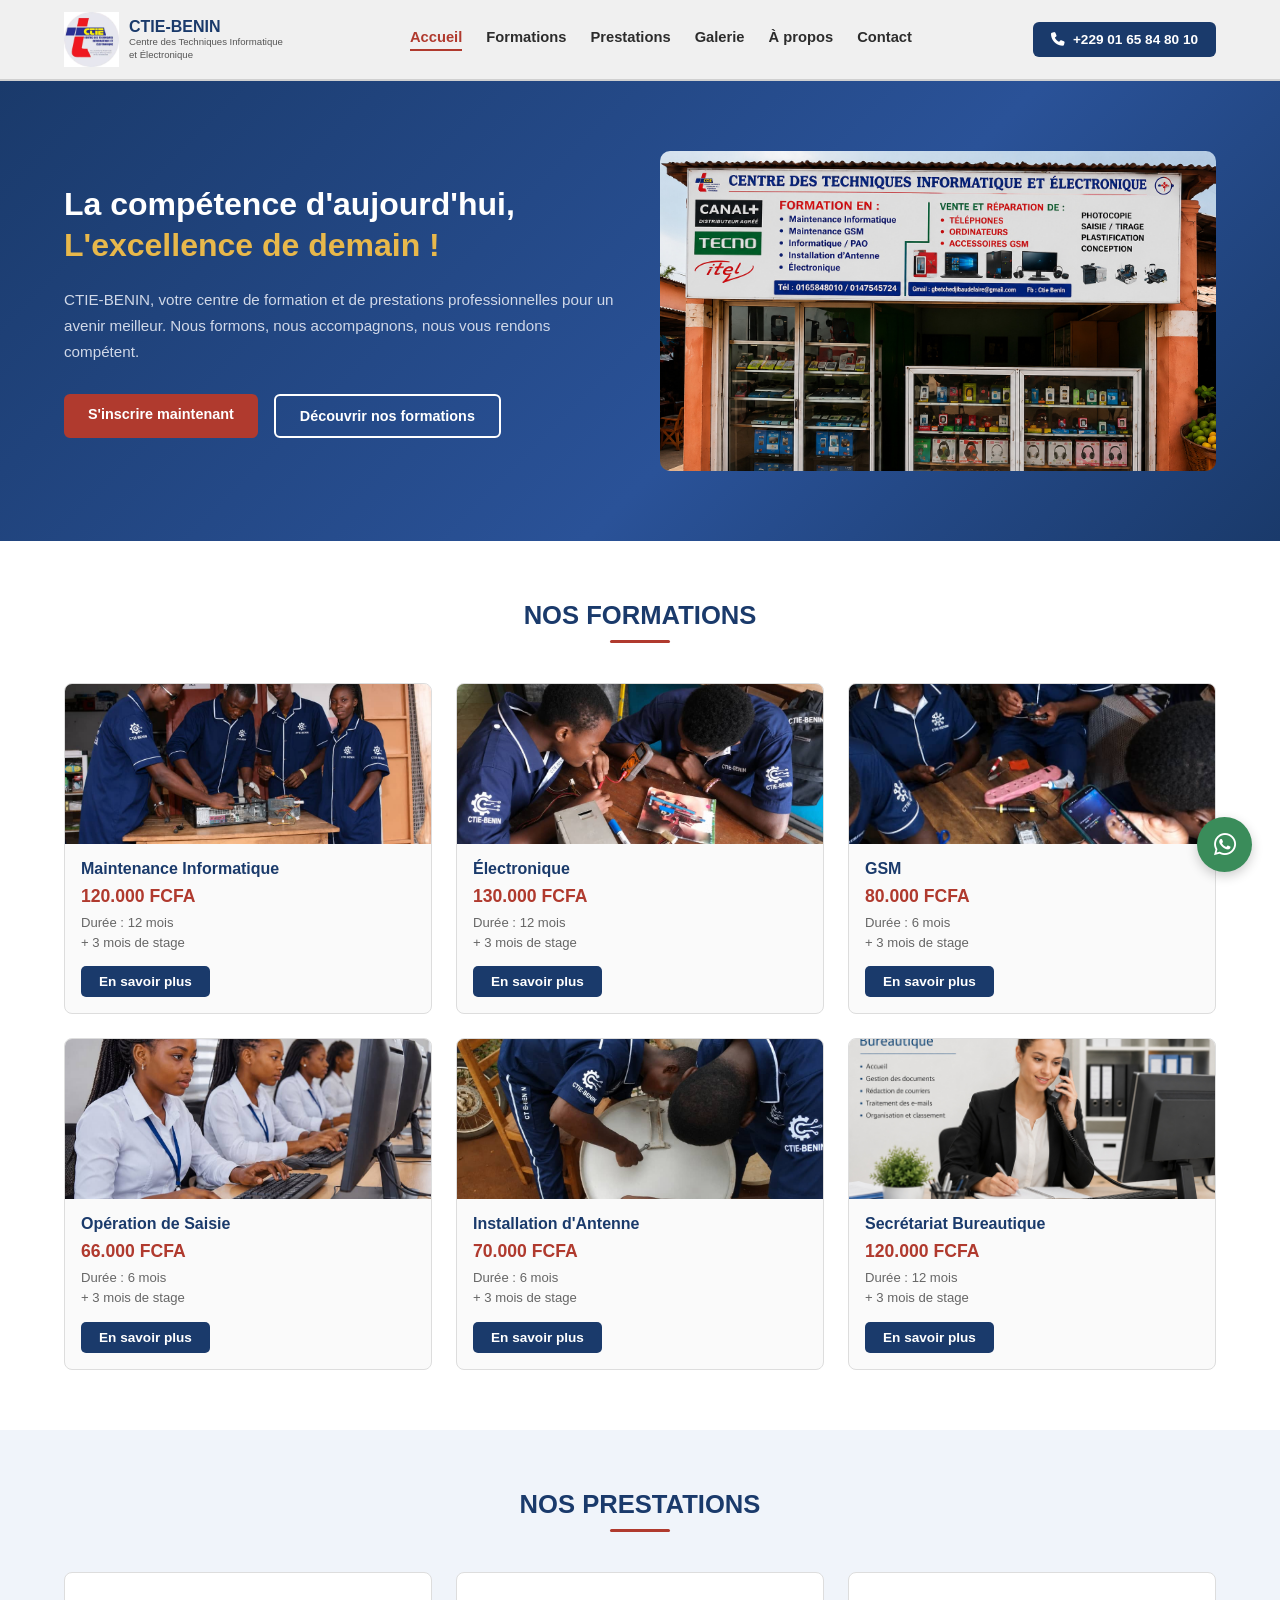
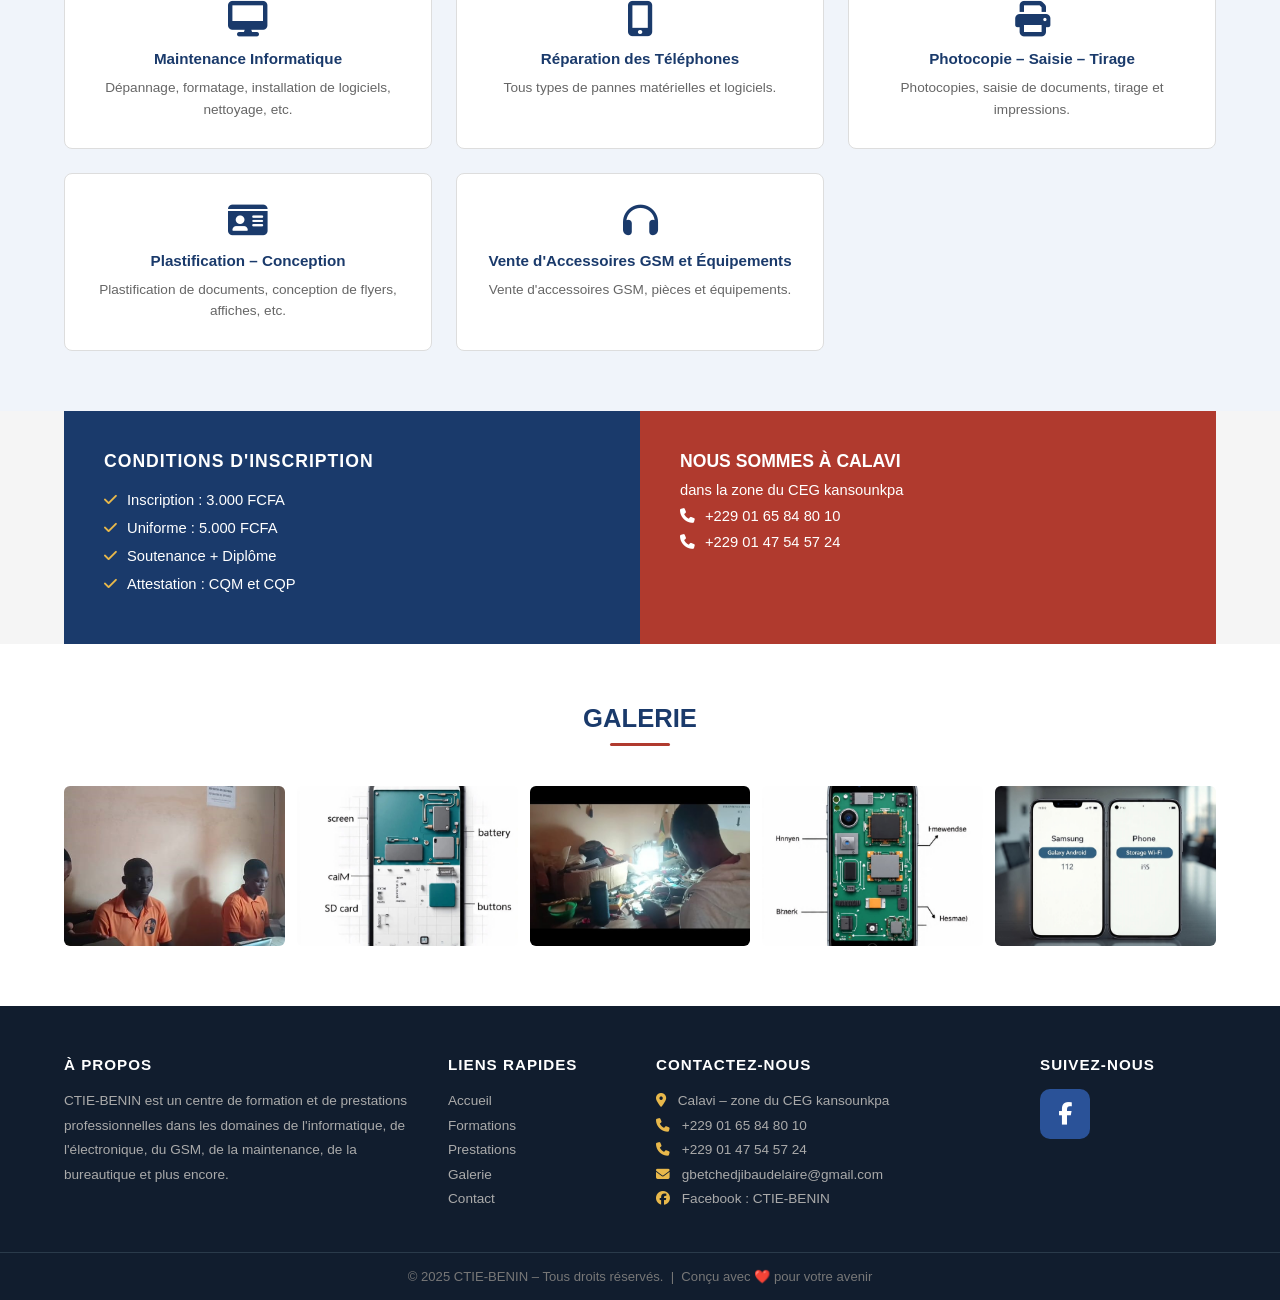
<file: index.html>
<!DOCTYPE html>
<html lang="fr">
<head>
  <meta charset="UTF-8" />
  <meta name="viewport" content="width=device-width, initial-scale=1.0"/>
  <title>CTIE-BENIN | Centre des Techniques Informatique et Électronique</title>
  <link rel="stylesheet" href="css/style.css"/>
  <link rel="stylesheet" href="css/responsive.css"/>
  <link rel="stylesheet" href="https://cdnjs.cloudflare.com/ajax/libs/font-awesome/6.5.0/css/all.min.css"/>
</head>
<body>

  <!-- ========== NAVBAR ========== -->
  <header class="navbar">
    <div class="container nav-inner">
      <div class="logo">
        <img src="images/logo.png" alt="CTIE-BENIN Logo"/>
        <div class="logo-text">
          <span class="logo-title">CTIE-BENIN</span>
          <span class="logo-sub">Centre des Techniques Informatique et Électronique</span>
        </div>
      </div>
      <nav class="nav-links">
        <a href="index.html" class="active">Accueil</a>
        <a href="pages/formations.html">Formations</a>
        <a href="pages/prestations.html">Prestations</a>
        <a href="pages/galerie.html">Galerie</a>
        <a href="pages/apropos.html">À propos</a>
        <a href="pages/contact.html">Contact</a>
      </nav>
      <a href="tel:+22901658480010" class="btn-phone">
        <i class="fas fa-phone"></i> +229 01 65 84 80 10
      </a>
      <div class="burger" id="burger">
        <span></span><span></span><span></span>
      </div>
    </div>
  </header>

  <!-- ========== HERO ========== -->
  <section class="hero">
    <div class="container hero-inner">
      <div class="hero-text">
        <h1>La compétence d'aujourd'hui,<br/>
          <span class="highlight">L'excellence de demain !</span>
        </h1>
        <p>CTIE-BENIN, votre centre de formation et de prestations professionnelles pour un avenir meilleur. Nous formons, nous accompagnons, nous vous rendons compétent.</p>
        <div class="hero-btns">
          <a href="pages/formations.html" class="btn-primary">S'inscrire maintenant</a>
          <a href="pages/formations.html" class="btn-outline">Découvrir nos formations</a>
        </div>
      </div>
      <div class="hero-image">
        <img src="images/hero-bg.jpg" alt="CTIE-BENIN Centre"/>
      </div>
    </div>
  </section>

  <!-- ========== FORMATIONS ========== -->
  <section class="section formations" id="formations">
    <div class="container">
      <h2 class="section-title">NOS FORMATIONS</h2>
      <div class="cards-grid">

        <div class="card">
          <img src="images/formations/maintenance.jpg" alt="Maintenance Informatique"/>
          <div class="card-body">
            <h3>Maintenance Informatique</h3>
            <p class="price">120.000 FCFA</p>
            <p class="duree">Durée : 12 mois<br/>+ 3 mois de stage</p>
            <a href="pages/formations.html" class="btn-card">En savoir plus</a>
          </div>
        </div>

        <div class="card">
          <img src="images/formations/electronique.jpg" alt="Électronique"/>
          <div class="card-body">
            <h3>Électronique</h3>
            <p class="price">130.000 FCFA</p>
            <p class="duree">Durée : 12 mois<br/>+ 3 mois de stage</p>
            <a href="pages/formations.html" class="btn-card">En savoir plus</a>
          </div>
        </div>

        <div class="card">
          <img src="images/formations/gsm.jpg" alt="GSM"/>
          <div class="card-body">
            <h3>GSM</h3>
            <p class="price">80.000 FCFA</p>
            <p class="duree">Durée : 6 mois<br/>+ 3 mois de stage</p>
            <a href="pages/formations.html" class="btn-card">En savoir plus</a>
          </div>
        </div>

        <div class="card">
          <img src="images/formations/saisie.jpg" alt="Opération de Saisie"/>
          <div class="card-body">
            <h3>Opération de Saisie</h3>
            <p class="price">66.000 FCFA</p>
            <p class="duree">Durée : 6 mois<br/>+ 3 mois de stage</p>
            <a href="pages/formations.html" class="btn-card">En savoir plus</a>
          </div>
        </div>

        <div class="card">
          <img src="images/formations/antenne.jpg" alt="Installation d'Antenne"/>
          <div class="card-body">
            <h3>Installation d'Antenne</h3>
            <p class="price">70.000 FCFA</p>
            <p class="duree">Durée : 6 mois<br/>+ 3 mois de stage</p>
            <a href="pages/formations.html" class="btn-card">En savoir plus</a>
          </div>
        </div>

        <div class="card">
          <img src="images/formations/secretariat.jpg" alt="Secrétariat Bureautique"/>
          <div class="card-body">
            <h3>Secrétariat Bureautique</h3>
            <p class="price">120.000 FCFA</p>
            <p class="duree">Durée : 12 mois<br/>+ 3 mois de stage</p>
            <a href="pages/formations.html" class="btn-card">En savoir plus</a>
          </div>
        </div>

      </div>
    </div>
  </section>

  <!-- ========== PRESTATIONS ========== -->
  <section class="section prestations" id="prestations">
    <div class="container">
      <h2 class="section-title">NOS PRESTATIONS</h2>
      <div class="presta-grid">

        <div class="presta-card">
          <i class="fas fa-desktop"></i>
          <h3>Maintenance Informatique</h3>
          <p>Dépannage, formatage, installation de logiciels, nettoyage, etc.</p>
        </div>

        <div class="presta-card">
          <i class="fas fa-mobile-alt"></i>
          <h3>Réparation des Téléphones</h3>
          <p>Tous types de pannes matérielles et logiciels.</p>
        </div>

        <div class="presta-card">
          <i class="fas fa-print"></i>
          <h3>Photocopie – Saisie – Tirage</h3>
          <p>Photocopies, saisie de documents, tirage et impressions.</p>
        </div>

        <div class="presta-card">
          <i class="fas fa-id-card"></i>
          <h3>Plastification – Conception</h3>
          <p>Plastification de documents, conception de flyers, affiches, etc.</p>
        </div>

        <div class="presta-card">
          <i class="fas fa-headphones"></i>
          <h3>Vente d'Accessoires GSM et Équipements</h3>
          <p>Vente d'accessoires GSM, pièces et équipements.</p>
        </div>

      </div>
    </div>
  </section>

  <!-- ========== CONDITIONS ========== -->
  <section class="conditions">
    <div class="container conditions-inner">
      <div class="cond-left">
        <h3>CONDITIONS D'INSCRIPTION</h3>
        <ul>
          <li><i class="fas fa-check"></i> Inscription : 3.000 FCFA</li>
          <li><i class="fas fa-check"></i> Uniforme : 5.000 FCFA</li>
          <li><i class="fas fa-check"></i> Soutenance + Diplôme</li>
          <li><i class="fas fa-check"></i> Attestation : CQM et CQP</li>
        </ul>
      </div>
      <div class="cond-right">
        <h3>NOUS SOMMES À CALAVI</h3>
        <p>dans la zone du CEG kansounkpa</p>
        <p><i class="fas fa-phone"></i> +229 01 65 84 80 10</p>
        <p><i class="fas fa-phone"></i> +229 01 47 54 57 24</p>
      </div>
    </div>
  </section>

  <!-- ========== GALERIE ========== -->
  <section class="section galerie" id="galerie">
    <div class="container">
      <h2 class="section-title">GALERIE</h2>
      <div class="galerie-grid">
        <img src="images/galerie/photo1.jpg" alt="Photo 1"/>
        <img src="images/galerie/photo2.jpg" alt="Photo 2"/>
        <img src="images/galerie/photo3.jpg" alt="Photo 3"/>
        <img src="images/galerie/photo4.jpg" alt="Photo 4"/>
        <img src="images/galerie/photo5.jpg" alt="Photo 5"/>
      </div>
    </div>
  </section>

  <!-- ========== FOOTER ========== -->
  <footer class="footer">
    <div class="container footer-grid">

      <div class="footer-col">
        <h4>À Propos</h4>
        <p>CTIE-BENIN est un centre de formation et de prestations professionnelles dans les domaines de l'informatique, de l'électronique, du GSM, de la maintenance, de la bureautique et plus encore.</p>
      </div>

      <div class="footer-col">
        <h4>Liens Rapides</h4>
        <ul>
          <li><a href="index.html">Accueil</a></li>
          <li><a href="pages/formations.html">Formations</a></li>
          <li><a href="pages/prestations.html">Prestations</a></li>
          <li><a href="pages/galerie.html">Galerie</a></li>
          <li><a href="pages/contact.html">Contact</a></li>
        </ul>
      </div>

      <div class="footer-col">
        <h4>Contactez-nous</h4>
        <p><i class="fas fa-map-marker-alt"></i> Calavi – zone du CEG kansounkpa</p>
        <p><i class="fas fa-phone"></i> +229 01 65 84 80 10</p>
        <p><i class="fas fa-phone"></i> +229 01 47 54 57 24</p>
        <p><i class="fas fa-envelope"></i> gbetchedjibaudelaire@gmail.com</p>
        <p><i class="fab fa-facebook"></i> Facebook : CTIE-BENIN</p>
      </div>

      <div class="footer-col">
        <h4>Suivez-nous</h4>
        <a href="#" class="fb-icon"><i class="fab fa-facebook-f"></i></a>
      </div>

    </div>
    <div class="footer-bottom">
      <p>© 2025 CTIE-BENIN – Tous droits réservés. &nbsp;|&nbsp; Conçu avec ❤️ pour votre avenir</p>
    </div>
  </footer>

  <!-- WhatsApp flottant -->
  <a href="https://wa.me/22901658480010" class="whatsapp-float" target="_blank">
    <i class="fab fa-whatsapp"></i>
  </a>

  <script src="js/main.js"></script>
</body>
</html>
</file>
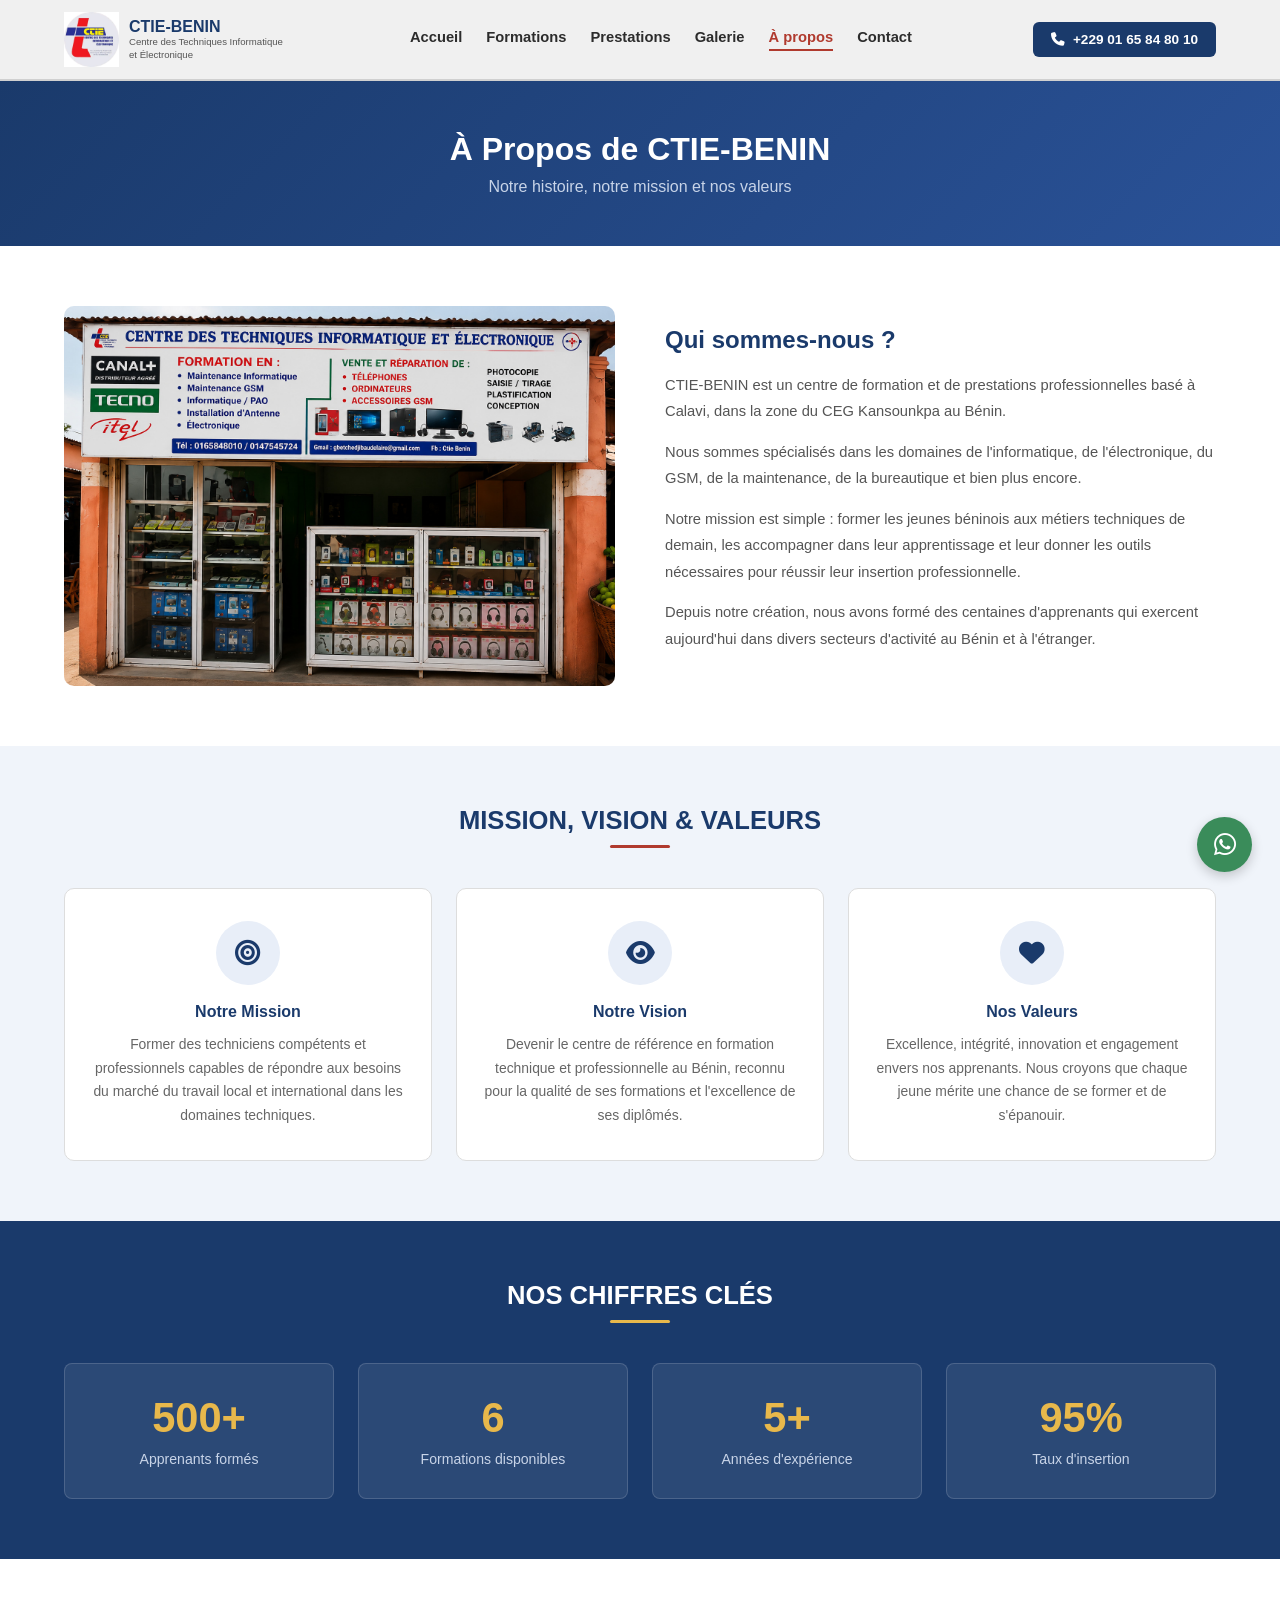
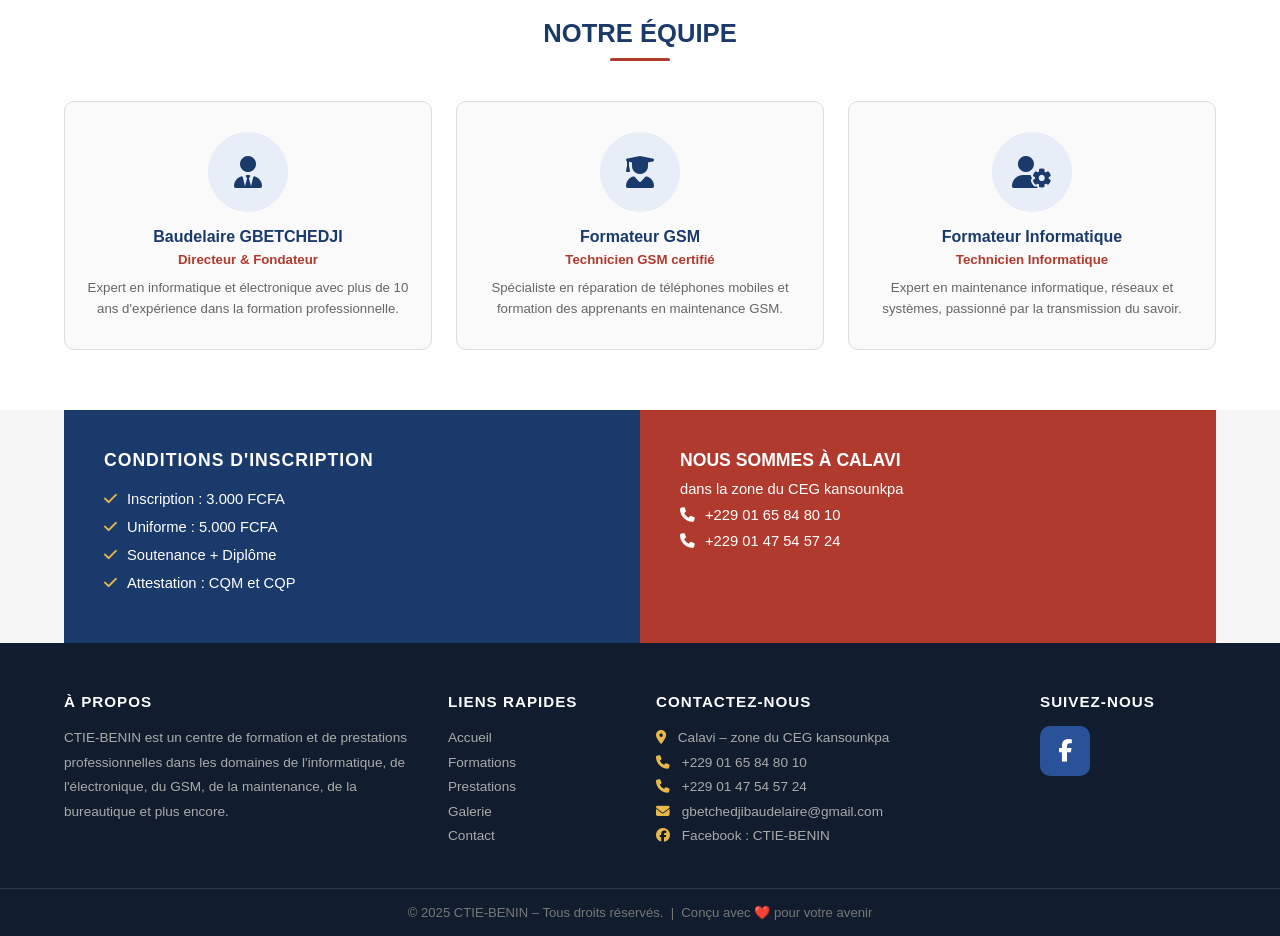
<file: pages/apropos.html>
<!DOCTYPE html>
<html lang="fr">
<head>
  <meta charset="UTF-8"/>
  <meta name="viewport" content="width=device-width, initial-scale=1.0"/>
  <title>À Propos – CTIE-BENIN</title>
  <link rel="stylesheet" href="../css/style.css"/>
  <link rel="stylesheet" href="../css/responsive.css"/>
  <link rel="stylesheet" href="https://cdnjs.cloudflare.com/ajax/libs/font-awesome/6.5.0/css/all.min.css"/>
</head>
<body>

  <!-- ========== NAVBAR ========== -->
  <header class="navbar">
    <div class="container nav-inner">
      <div class="logo">
        <img src="../images/logo.png" alt="CTIE-BENIN Logo"/>
        <div class="logo-text">
          <span class="logo-title">CTIE-BENIN</span>
          <span class="logo-sub">Centre des Techniques Informatique et Électronique</span>
        </div>
      </div>
      <nav class="nav-links">
        <a href="../index.html">Accueil</a>
        <a href="formations.html">Formations</a>
        <a href="prestations.html">Prestations</a>
        <a href="galerie.html">Galerie</a>
        <a href="apropos.html" class="active">À propos</a>
        <a href="contact.html">Contact</a>
      </nav>
      <a href="tel:+22901658480010" class="btn-phone">
        <i class="fas fa-phone"></i> +229 01 65 84 80 10
      </a>
      <div class="burger" id="burger">
        <span></span><span></span><span></span>
      </div>
    </div>
  </header>

  <!-- ========== BANNIERE ========== -->
  <section class="page-banner">
    <div class="container">
      <h1>À Propos de CTIE-BENIN</h1>
      <p>Notre histoire, notre mission et nos valeurs</p>
    </div>
  </section>

  <!-- ========== QUI SOMMES NOUS ========== -->
  <section class="section apropos-intro">
    <div class="container apropos-inner">
      <div class="apropos-img">
        <img src="../images/hero-bg.jpg" alt="CTIE-BENIN Centre"/>
      </div>
      <div class="apropos-text">
        <h2>Qui sommes-nous ?</h2>
        <p>CTIE-BENIN est un centre de formation et de prestations professionnelles basé à Calavi, dans la zone du CEG Kansounkpa au Bénin.</p>
        <p>Nous sommes spécialisés dans les domaines de l'informatique, de l'électronique, du GSM, de la maintenance, de la bureautique et bien plus encore.</p>
        <p>Notre mission est simple : former les jeunes béninois aux métiers techniques de demain, les accompagner dans leur apprentissage et leur donner les outils nécessaires pour réussir leur insertion professionnelle.</p>
        <p>Depuis notre création, nous avons formé des centaines d'apprenants qui exercent aujourd'hui dans divers secteurs d'activité au Bénin et à l'étranger.</p>
      </div>
    </div>
  </section>

  <!-- ========== MISSION VISION VALEURS ========== -->
  <section class="section mvv">
    <div class="container">
      <h2 class="section-title">MISSION, VISION & VALEURS</h2>
      <div class="mvv-grid">

        <div class="mvv-card">
          <div class="mvv-icon">
            <i class="fas fa-bullseye"></i>
          </div>
          <h3>Notre Mission</h3>
          <p>Former des techniciens compétents et professionnels capables de répondre aux besoins du marché du travail local et international dans les domaines techniques.</p>
        </div>

        <div class="mvv-card">
          <div class="mvv-icon">
            <i class="fas fa-eye"></i>
          </div>
          <h3>Notre Vision</h3>
          <p>Devenir le centre de référence en formation technique et professionnelle au Bénin, reconnu pour la qualité de ses formations et l'excellence de ses diplômés.</p>
        </div>

        <div class="mvv-card">
          <div class="mvv-icon">
            <i class="fas fa-heart"></i>
          </div>
          <h3>Nos Valeurs</h3>
          <p>Excellence, intégrité, innovation et engagement envers nos apprenants. Nous croyons que chaque jeune mérite une chance de se former et de s'épanouir.</p>
        </div>

      </div>
    </div>
  </section>

  <!-- ========== CHIFFRES CLES ========== -->
  <section class="section chiffres">
    <div class="container">
      <h2 class="section-title">NOS CHIFFRES CLÉS</h2>
      <div class="chiffres-grid">

        <div class="chiffre-card">
          <span class="chiffre-number">500+</span>
          <span class="chiffre-label">Apprenants formés</span>
        </div>

        <div class="chiffre-card">
          <span class="chiffre-number">6</span>
          <span class="chiffre-label">Formations disponibles</span>
        </div>

        <div class="chiffre-card">
          <span class="chiffre-number">5+</span>
          <span class="chiffre-label">Années d'expérience</span>
        </div>

        <div class="chiffre-card">
          <span class="chiffre-number">95%</span>
          <span class="chiffre-label">Taux d'insertion</span>
        </div>

      </div>
    </div>
  </section>

  <!-- ========== EQUIPE ========== -->
  <section class="section equipe">
    <div class="container">
      <h2 class="section-title">NOTRE ÉQUIPE</h2>
      <div class="equipe-grid">

        <div class="equipe-card">
          <div class="equipe-avatar">
            <i class="fas fa-user-tie"></i>
          </div>
          <h3>Baudelaire GBETCHEDJI</h3>
          <p class="equipe-role">Directeur & Fondateur</p>
          <p class="equipe-desc">Expert en informatique et électronique avec plus de 10 ans d'expérience dans la formation professionnelle.</p>
        </div>

        <div class="equipe-card">
          <div class="equipe-avatar">
            <i class="fas fa-user-graduate"></i>
          </div>
          <h3>Formateur GSM</h3>
          <p class="equipe-role">Technicien GSM certifié</p>
          <p class="equipe-desc">Spécialiste en réparation de téléphones mobiles et formation des apprenants en maintenance GSM.</p>
        </div>

        <div class="equipe-card">
          <div class="equipe-avatar">
            <i class="fas fa-user-cog"></i>
          </div>
          <h3>Formateur Informatique</h3>
          <p class="equipe-role">Technicien Informatique</p>
          <p class="equipe-desc">Expert en maintenance informatique, réseaux et systèmes, passionné par la transmission du savoir.</p>
        </div>

      </div>
    </div>
  </section>

  <!-- ========== CONDITIONS ========== -->
  <section class="conditions">
    <div class="container conditions-inner">
      <div class="cond-left">
        <h3>CONDITIONS D'INSCRIPTION</h3>
        <ul>
          <li><i class="fas fa-check"></i> Inscription : 3.000 FCFA</li>
          <li><i class="fas fa-check"></i> Uniforme : 5.000 FCFA</li>
          <li><i class="fas fa-check"></i> Soutenance + Diplôme</li>
          <li><i class="fas fa-check"></i> Attestation : CQM et CQP</li>
        </ul>
      </div>
      <div class="cond-right">
        <h3>NOUS SOMMES À CALAVI</h3>
        <p>dans la zone du CEG kansounkpa</p>
        <p><i class="fas fa-phone"></i> +229 01 65 84 80 10</p>
        <p><i class="fas fa-phone"></i> +229 01 47 54 57 24</p>
      </div>
    </div>
  </section>

  <!-- ========== FOOTER ========== -->
  <footer class="footer">
    <div class="container footer-grid">
      <div class="footer-col">
        <h4>À Propos</h4>
        <p>CTIE-BENIN est un centre de formation et de prestations professionnelles dans les domaines de l'informatique, de l'électronique, du GSM, de la maintenance, de la bureautique et plus encore.</p>
      </div>
      <div class="footer-col">
        <h4>Liens Rapides</h4>
        <ul>
          <li><a href="../index.html">Accueil</a></li>
          <li><a href="formations.html">Formations</a></li>
          <li><a href="prestations.html">Prestations</a></li>
          <li><a href="galerie.html">Galerie</a></li>
          <li><a href="contact.html">Contact</a></li>
        </ul>
      </div>
      <div class="footer-col">
        <h4>Contactez-nous</h4>
        <p><i class="fas fa-map-marker-alt"></i> Calavi – zone du CEG kansounkpa</p>
        <p><i class="fas fa-phone"></i> +229 01 65 84 80 10</p>
        <p><i class="fas fa-phone"></i> +229 01 47 54 57 24</p>
        <p><i class="fas fa-envelope"></i> gbetchedjibaudelaire@gmail.com</p>
        <p><i class="fab fa-facebook"></i> Facebook : CTIE-BENIN</p>
      </div>
      <div class="footer-col">
        <h4>Suivez-nous</h4>
        <a href="#" class="fb-icon"><i class="fab fa-facebook-f"></i></a>
      </div>
    </div>
    <div class="footer-bottom">
      <p>© 2025 CTIE-BENIN – Tous droits réservés. &nbsp;|&nbsp; Conçu avec ❤️ pour votre avenir</p>
    </div>
  </footer>

  <a href="https://wa.me/22901658480010" class="whatsapp-float" target="_blank">
    <i class="fab fa-whatsapp"></i>
  </a>

  <script src="../js/main.js"></script>
</body>
</html>
</file>
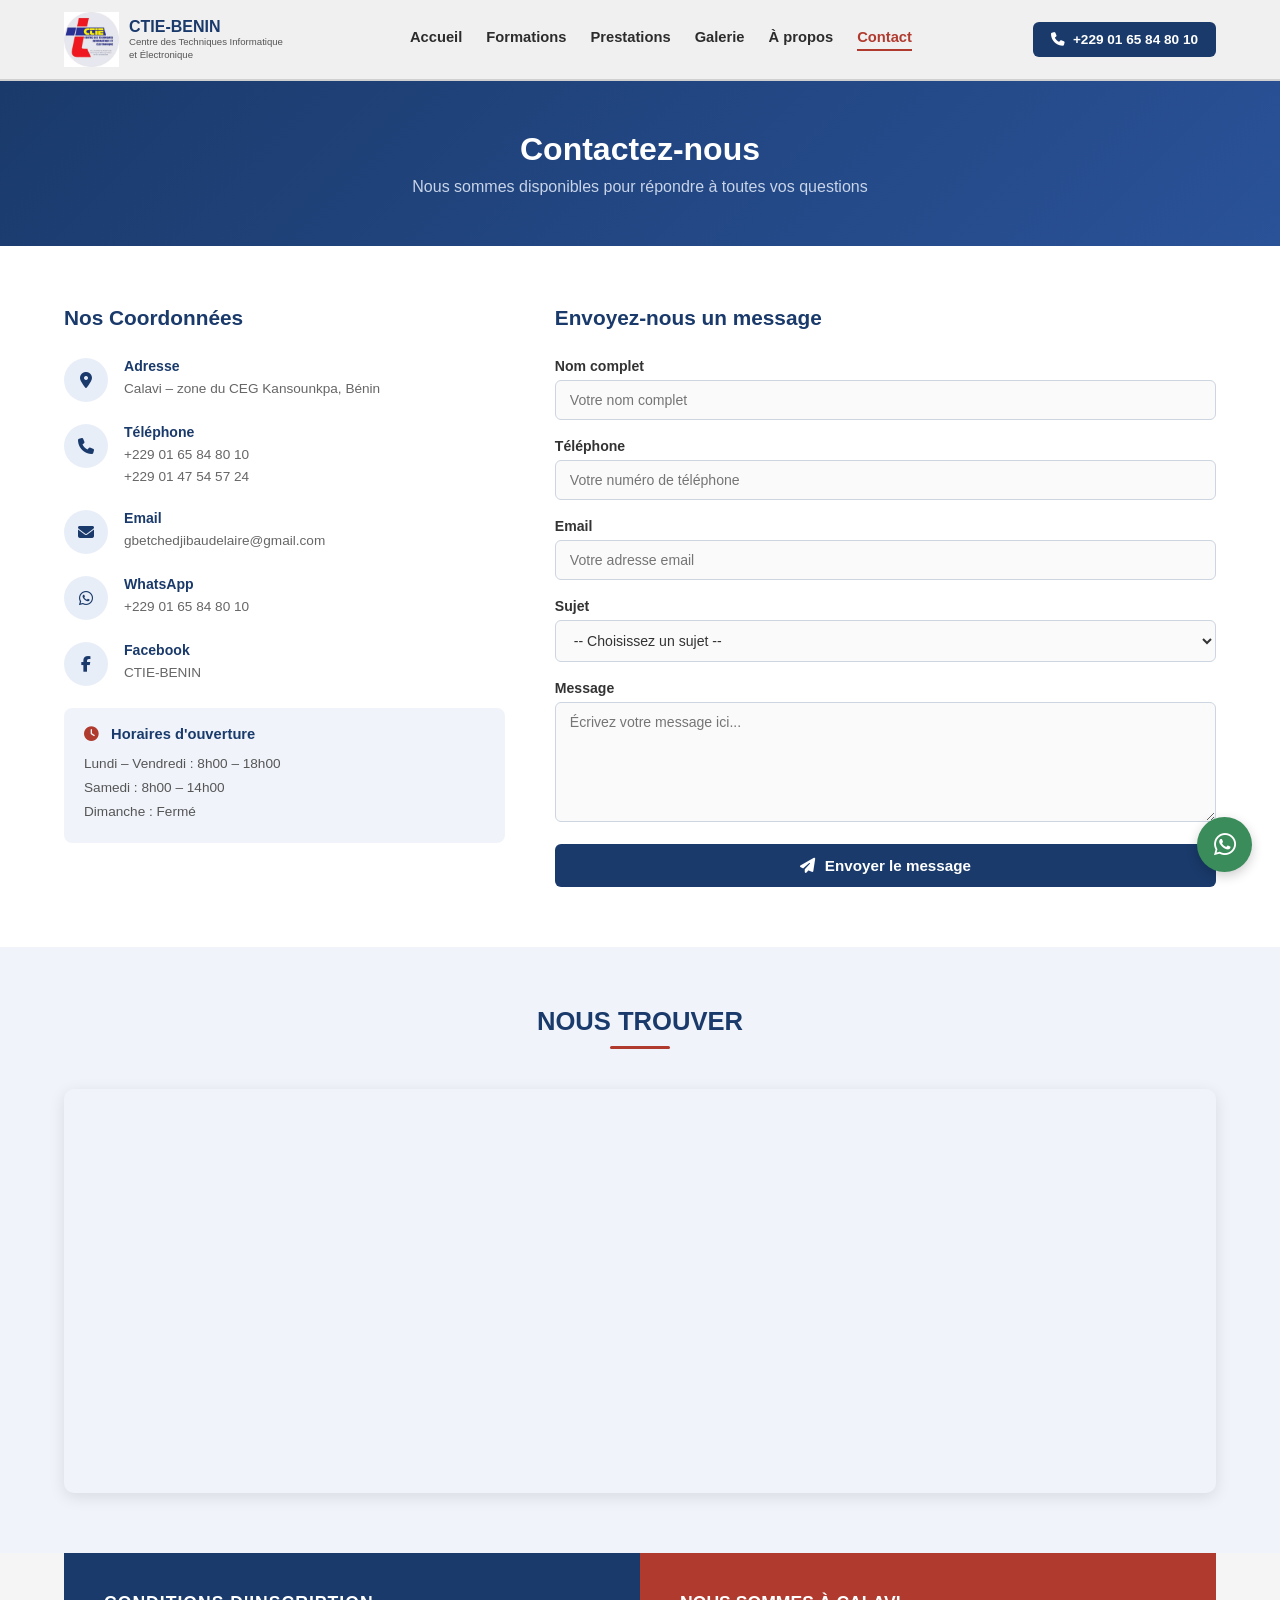
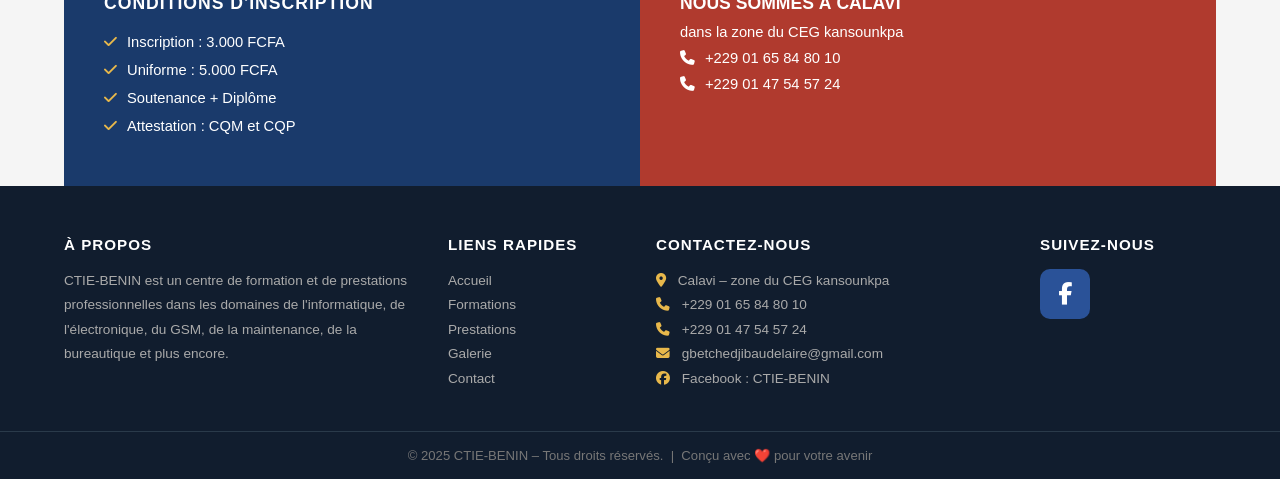
<file: pages/contact.html>
<!DOCTYPE html>
<html lang="fr">
<head>
  <meta charset="UTF-8"/>
  <meta name="viewport" content="width=device-width, initial-scale=1.0"/>
  <title>Contact – CTIE-BENIN</title>
  <link rel="stylesheet" href="../css/style.css"/>
  <link rel="stylesheet" href="../css/responsive.css"/>
  <link rel="stylesheet" href="https://cdnjs.cloudflare.com/ajax/libs/font-awesome/6.5.0/css/all.min.css"/>
</head>
<body>

  <!-- ========== NAVBAR ========== -->
  <header class="navbar">
    <div class="container nav-inner">
      <div class="logo">
        <img src="../images/logo.png" alt="CTIE-BENIN Logo"/>
        <div class="logo-text">
          <span class="logo-title">CTIE-BENIN</span>
          <span class="logo-sub">Centre des Techniques Informatique et Électronique</span>
        </div>
      </div>
      <nav class="nav-links">
        <a href="../index.html">Accueil</a>
        <a href="formations.html">Formations</a>
        <a href="prestations.html">Prestations</a>
        <a href="galerie.html">Galerie</a>
        <a href="apropos.html">À propos</a>
        <a href="contact.html" class="active">Contact</a>
      </nav>
      <a href="tel:+22901658480010" class="btn-phone">
        <i class="fas fa-phone"></i> +229 01 65 84 80 10
      </a>
      <div class="burger" id="burger">
        <span></span><span></span><span></span>
      </div>
    </div>
  </header>

  <!-- ========== BANNIERE ========== -->
  <section class="page-banner">
    <div class="container">
      <h1>Contactez-nous</h1>
      <p>Nous sommes disponibles pour répondre à toutes vos questions</p>
    </div>
  </section>

  <!-- ========== CONTACT SECTION ========== -->
  <section class="section contact-section">
    <div class="container contact-inner">

      <!-- Infos contact -->
      <div class="contact-infos">
        <h2>Nos Coordonnées</h2>

        <div class="contact-info-item">
          <div class="contact-icon">
            <i class="fas fa-map-marker-alt"></i>
          </div>
          <div>
            <h4>Adresse</h4>
            <p>Calavi – zone du CEG Kansounkpa, Bénin</p>
          </div>
        </div>

        <div class="contact-info-item">
          <div class="contact-icon">
            <i class="fas fa-phone"></i>
          </div>
          <div>
            <h4>Téléphone</h4>
            <p>+229 01 65 84 80 10</p>
            <p>+229 01 47 54 57 24</p>
          </div>
        </div>

        <div class="contact-info-item">
          <div class="contact-icon">
            <i class="fas fa-envelope"></i>
          </div>
          <div>
            <h4>Email</h4>
            <p>gbetchedjibaudelaire@gmail.com</p>
          </div>
        </div>

        <div class="contact-info-item">
          <div class="contact-icon">
            <i class="fab fa-whatsapp"></i>
          </div>
          <div>
            <h4>WhatsApp</h4>
            <p>+229 01 65 84 80 10</p>
          </div>
        </div>

        <div class="contact-info-item">
          <div class="contact-icon">
            <i class="fab fa-facebook-f"></i>
          </div>
          <div>
            <h4>Facebook</h4>
            <p>CTIE-BENIN</p>
          </div>
        </div>

        <div class="contact-horaires">
          <h4><i class="fas fa-clock"></i> Horaires d'ouverture</h4>
          <p>Lundi – Vendredi : 8h00 – 18h00</p>
          <p>Samedi : 8h00 – 14h00</p>
          <p>Dimanche : Fermé</p>
        </div>

      </div>

      <!-- Formulaire -->
      <div class="contact-form-box">
        <h2>Envoyez-nous un message</h2>

        <div class="form-group">
          <label for="nom">Nom complet</label>
          <input type="text" id="nom" placeholder="Votre nom complet"/>
        </div>

        <div class="form-group">
          <label for="tel">Téléphone</label>
          <input type="tel" id="tel" placeholder="Votre numéro de téléphone"/>
        </div>

        <div class="form-group">
          <label for="email">Email</label>
          <input type="email" id="email" placeholder="Votre adresse email"/>
        </div>

        <div class="form-group">
          <label for="sujet">Sujet</label>
          <select id="sujet">
            <option value="">-- Choisissez un sujet --</option>
            <option value="inscription">Inscription à une formation</option>
            <option value="info">Demande d'informations</option>
            <option value="prestation">Demande de prestation</option>
            <option value="autre">Autre</option>
          </select>
        </div>

        <div class="form-group">
          <label for="message">Message</label>
          <textarea id="message" rows="5" placeholder="Écrivez votre message ici..."></textarea>
        </div>

        <button class="btn-submit" id="btn-submit">
          <i class="fas fa-paper-plane"></i> Envoyer le message
        </button>

        <div class="form-success" id="form-success">
          <i class="fas fa-check-circle"></i>
          Votre message a été envoyé avec succès ! Nous vous répondrons dans les plus brefs délais.
        </div>

      </div>
    </div>
  </section>

  <!-- ========== CARTE ========== -->
  <section class="carte-section">
    <div class="container">
      <h2 class="section-title">NOUS TROUVER</h2>
      <div class="carte-wrapper">
        <iframe
          src="https://www.google.com/maps/embed?pb=!1m18!1m12!1m3!1d3965.0!2d2.3333!3d6.3833!2m3!1f0!2f0!3f0!3m2!1i1024!2i768!4f13.1!3m3!1m2!1s0x0%3A0x0!2zNsKwMjMnMDAuMCJOIDLCsDIwJzAwLjAiRQ!5e0!3m2!1sfr!2sbj!4v1234567890"
          width="100%"
          height="400"
          style="border:0;"
          allowfullscreen=""
          loading="lazy"
          referrerpolicy="no-referrer-when-downgrade"
          title="Localisation CTIE-BENIN">
        </iframe>
      </div>
    </div>
  </section>

  <!-- ========== CONDITIONS ========== -->
  <section class="conditions">
    <div class="container conditions-inner">
      <div class="cond-left">
        <h3>CONDITIONS D'INSCRIPTION</h3>
        <ul>
          <li><i class="fas fa-check"></i> Inscription : 3.000 FCFA</li>
          <li><i class="fas fa-check"></i> Uniforme : 5.000 FCFA</li>
          <li><i class="fas fa-check"></i> Soutenance + Diplôme</li>
          <li><i class="fas fa-check"></i> Attestation : CQM et CQP</li>
        </ul>
      </div>
      <div class="cond-right">
        <h3>NOUS SOMMES À CALAVI</h3>
        <p>dans la zone du CEG kansounkpa</p>
        <p><i class="fas fa-phone"></i> +229 01 65 84 80 10</p>
        <p><i class="fas fa-phone"></i> +229 01 47 54 57 24</p>
      </div>
    </div>
  </section>

  <!-- ========== FOOTER ========== -->
  <footer class="footer">
    <div class="container footer-grid">
      <div class="footer-col">
        <h4>À Propos</h4>
        <p>CTIE-BENIN est un centre de formation et de prestations professionnelles dans les domaines de l'informatique, de l'électronique, du GSM, de la maintenance, de la bureautique et plus encore.</p>
      </div>
      <div class="footer-col">
        <h4>Liens Rapides</h4>
        <ul>
          <li><a href="../index.html">Accueil</a></li>
          <li><a href="formations.html">Formations</a></li>
          <li><a href="prestations.html">Prestations</a></li>
          <li><a href="galerie.html">Galerie</a></li>
          <li><a href="contact.html">Contact</a></li>
        </ul>
      </div>
      <div class="footer-col">
        <h4>Contactez-nous</h4>
        <p><i class="fas fa-map-marker-alt"></i> Calavi – zone du CEG kansounkpa</p>
        <p><i class="fas fa-phone"></i> +229 01 65 84 80 10</p>
        <p><i class="fas fa-phone"></i> +229 01 47 54 57 24</p>
        <p><i class="fas fa-envelope"></i> gbetchedjibaudelaire@gmail.com</p>
        <p><i class="fab fa-facebook"></i> Facebook : CTIE-BENIN</p>
      </div>
      <div class="footer-col">
        <h4>Suivez-nous</h4>
        <a href="#" class="fb-icon"><i class="fab fa-facebook-f"></i></a>
      </div>
    </div>
    <div class="footer-bottom">
      <p>© 2025 CTIE-BENIN – Tous droits réservés. &nbsp;|&nbsp; Conçu avec ❤️ pour votre avenir</p>
    </div>
  </footer>

  <a href="https://wa.me/22901658480010" class="whatsapp-float" target="_blank">
    <i class="fab fa-whatsapp"></i>
  </a>

  <script src="../js/main.js"></script>
  <script src="../js/contact.js"></script>
</body>
</html>
</file>
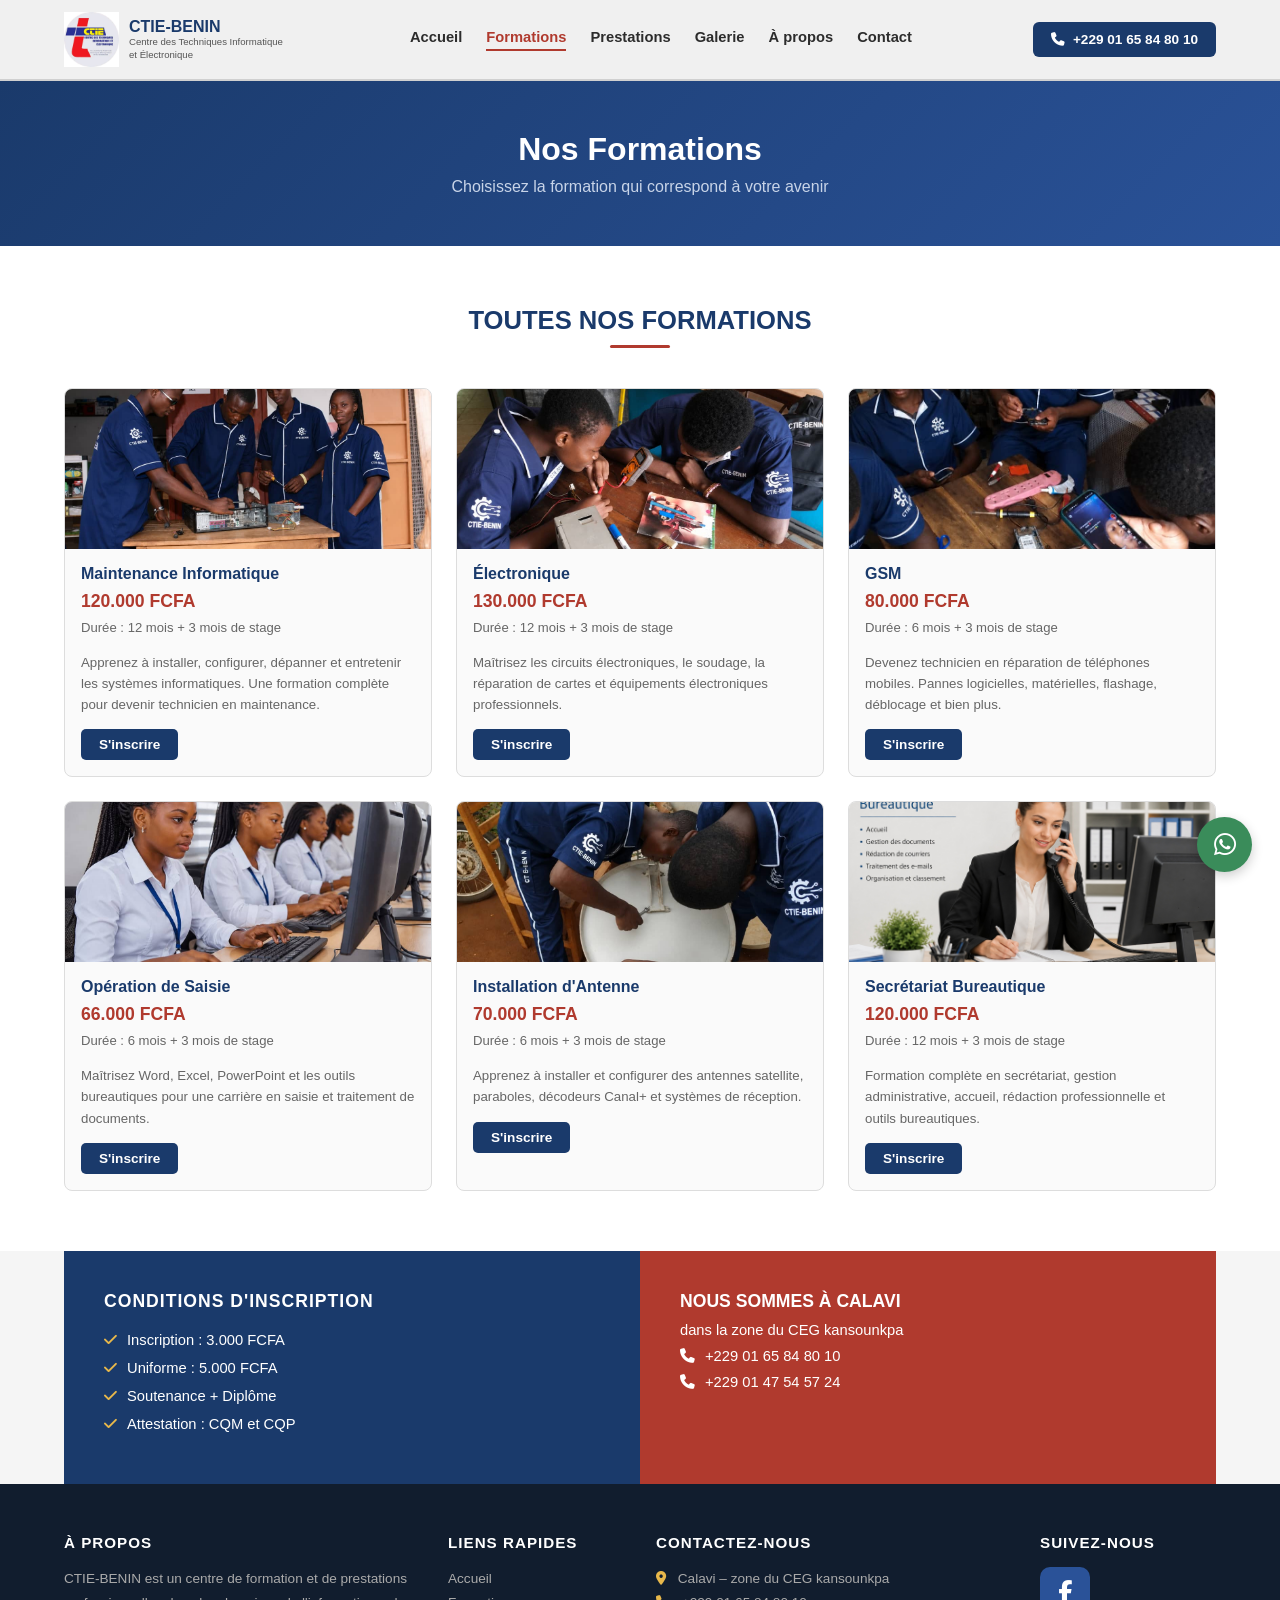
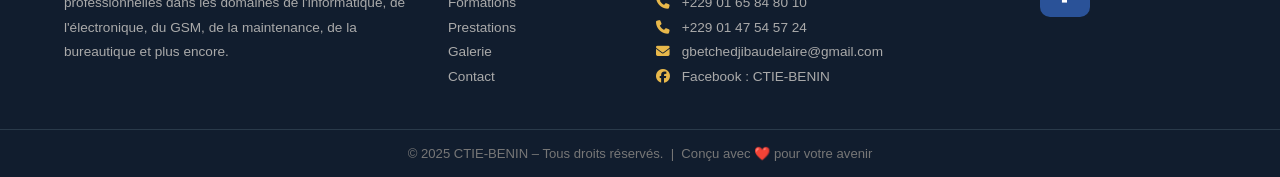
<file: pages/formations.html>
<!DOCTYPE html>
<html lang="fr">
<head>
  <meta charset="UTF-8"/>
  <meta name="viewport" content="width=device-width, initial-scale=1.0"/>
  <title>Formations – CTIE-BENIN</title>
  <link rel="stylesheet" href="../css/style.css"/>
  <link rel="stylesheet" href="../css/responsive.css"/>
  <link rel="stylesheet" href="https://cdnjs.cloudflare.com/ajax/libs/font-awesome/6.5.0/css/all.min.css"/>
</head>
<body>

  <!-- ========== NAVBAR ========== -->
  <header class="navbar">
    <div class="container nav-inner">
      <div class="logo">
        <img src="../images/logo.png" alt="CTIE-BENIN Logo"/>
        <div class="logo-text">
          <span class="logo-title">CTIE-BENIN</span>
          <span class="logo-sub">Centre des Techniques Informatique et Électronique</span>
        </div>
      </div>
      <nav class="nav-links">
        <a href="../index.html">Accueil</a>
        <a href="formations.html" class="active">Formations</a>
        <a href="prestations.html">Prestations</a>
        <a href="galerie.html">Galerie</a>
        <a href="apropos.html">À propos</a>
        <a href="contact.html">Contact</a>
      </nav>
      <a href="tel:+22901658480010" class="btn-phone">
        <i class="fas fa-phone"></i> +229 01 65 84 80 10
      </a>
      <div class="burger" id="burger">
        <span></span><span></span><span></span>
      </div>
    </div>
  </header>

  <!-- ========== BANNIERE PAGE ========== -->
  <section class="page-banner">
    <div class="container">
      <h1>Nos Formations</h1>
      <p>Choisissez la formation qui correspond à votre avenir</p>
    </div>
  </section>

  <!-- ========== FORMATIONS ========== -->
  <section class="section formations">
    <div class="container">
      <h2 class="section-title">TOUTES NOS FORMATIONS</h2>
      <div class="cards-grid">

        <div class="card">
          <img src="../images/formations/maintenance.jpg" alt="Maintenance Informatique"/>
          <div class="card-body">
            <h3>Maintenance Informatique</h3>
            <p class="price">120.000 FCFA</p>
            <p class="duree">Durée : 12 mois + 3 mois de stage</p>
            <p class="card-desc">Apprenez à installer, configurer, dépanner et entretenir les systèmes informatiques. Une formation complète pour devenir technicien en maintenance.</p>
            <a href="../index.html#formations" class="btn-card">S'inscrire</a>
          </div>
        </div>

        <div class="card">
          <img src="../images/formations/electronique.jpg" alt="Électronique"/>
          <div class="card-body">
            <h3>Électronique</h3>
            <p class="price">130.000 FCFA</p>
            <p class="duree">Durée : 12 mois + 3 mois de stage</p>
            <p class="card-desc">Maîtrisez les circuits électroniques, le soudage, la réparation de cartes et équipements électroniques professionnels.</p>
            <a href="../index.html#formations" class="btn-card">S'inscrire</a>
          </div>
        </div>

        <div class="card">
          <img src="../images/formations/gsm.jpg" alt="GSM"/>
          <div class="card-body">
            <h3>GSM</h3>
            <p class="price">80.000 FCFA</p>
            <p class="duree">Durée : 6 mois + 3 mois de stage</p>
            <p class="card-desc">Devenez technicien en réparation de téléphones mobiles. Pannes logicielles, matérielles, flashage, déblocage et bien plus.</p>
            <a href="../index.html#formations" class="btn-card">S'inscrire</a>
          </div>
        </div>

        <div class="card">
          <img src="../images/formations/saisie.jpg" alt="Opération de Saisie"/>
          <div class="card-body">
            <h3>Opération de Saisie</h3>
            <p class="price">66.000 FCFA</p>
            <p class="duree">Durée : 6 mois + 3 mois de stage</p>
            <p class="card-desc">Maîtrisez Word, Excel, PowerPoint et les outils bureautiques pour une carrière en saisie et traitement de documents.</p>
            <a href="../index.html#formations" class="btn-card">S'inscrire</a>
          </div>
        </div>

        <div class="card">
          <img src="../images/formations/antenne.jpg" alt="Installation d'Antenne"/>
          <div class="card-body">
            <h3>Installation d'Antenne</h3>
            <p class="price">70.000 FCFA</p>
            <p class="duree">Durée : 6 mois + 3 mois de stage</p>
            <p class="card-desc">Apprenez à installer et configurer des antennes satellite, paraboles, décodeurs Canal+ et systèmes de réception.</p>
            <a href="../index.html#formations" class="btn-card">S'inscrire</a>
          </div>
        </div>

        <div class="card">
          <img src="../images/formations/secretariat.jpg" alt="Secrétariat Bureautique"/>
          <div class="card-body">
            <h3>Secrétariat Bureautique</h3>
            <p class="price">120.000 FCFA</p>
            <p class="duree">Durée : 12 mois + 3 mois de stage</p>
            <p class="card-desc">Formation complète en secrétariat, gestion administrative, accueil, rédaction professionnelle et outils bureautiques.</p>
            <a href="../index.html#formations" class="btn-card">S'inscrire</a>
          </div>
        </div>

      </div>
    </div>
  </section>

  <!-- ========== CONDITIONS ========== -->
  <section class="conditions">
    <div class="container conditions-inner">
      <div class="cond-left">
        <h3>CONDITIONS D'INSCRIPTION</h3>
        <ul>
          <li><i class="fas fa-check"></i> Inscription : 3.000 FCFA</li>
          <li><i class="fas fa-check"></i> Uniforme : 5.000 FCFA</li>
          <li><i class="fas fa-check"></i> Soutenance + Diplôme</li>
          <li><i class="fas fa-check"></i> Attestation : CQM et CQP</li>
        </ul>
      </div>
      <div class="cond-right">
        <h3>NOUS SOMMES À CALAVI</h3>
        <p>dans la zone du CEG kansounkpa</p>
        <p><i class="fas fa-phone"></i> +229 01 65 84 80 10</p>
        <p><i class="fas fa-phone"></i> +229 01 47 54 57 24</p>
      </div>
    </div>
  </section>

  <!-- ========== FOOTER ========== -->
  <footer class="footer">
    <div class="container footer-grid">
      <div class="footer-col">
        <h4>À Propos</h4>
        <p>CTIE-BENIN est un centre de formation et de prestations professionnelles dans les domaines de l'informatique, de l'électronique, du GSM, de la maintenance, de la bureautique et plus encore.</p>
      </div>
      <div class="footer-col">
        <h4>Liens Rapides</h4>
        <ul>
          <li><a href="../index.html">Accueil</a></li>
          <li><a href="formations.html">Formations</a></li>
          <li><a href="prestations.html">Prestations</a></li>
          <li><a href="galerie.html">Galerie</a></li>
          <li><a href="contact.html">Contact</a></li>
        </ul>
      </div>
      <div class="footer-col">
        <h4>Contactez-nous</h4>
        <p><i class="fas fa-map-marker-alt"></i> Calavi – zone du CEG kansounkpa</p>
        <p><i class="fas fa-phone"></i> +229 01 65 84 80 10</p>
        <p><i class="fas fa-phone"></i> +229 01 47 54 57 24</p>
        <p><i class="fas fa-envelope"></i> gbetchedjibaudelaire@gmail.com</p>
        <p><i class="fab fa-facebook"></i> Facebook : CTIE-BENIN</p>
      </div>
      <div class="footer-col">
        <h4>Suivez-nous</h4>
        <a href="#" class="fb-icon"><i class="fab fa-facebook-f"></i></a>
      </div>
    </div>
    <div class="footer-bottom">
      <p>© 2025 CTIE-BENIN – Tous droits réservés. &nbsp;|&nbsp; Conçu avec ❤️ pour votre avenir</p>
    </div>
  </footer>

  <a href="https://wa.me/22901658480010" class="whatsapp-float" target="_blank">
    <i class="fab fa-whatsapp"></i>
  </a>

  <script src="../js/main.js"></script>
</body>
</html>
</file>
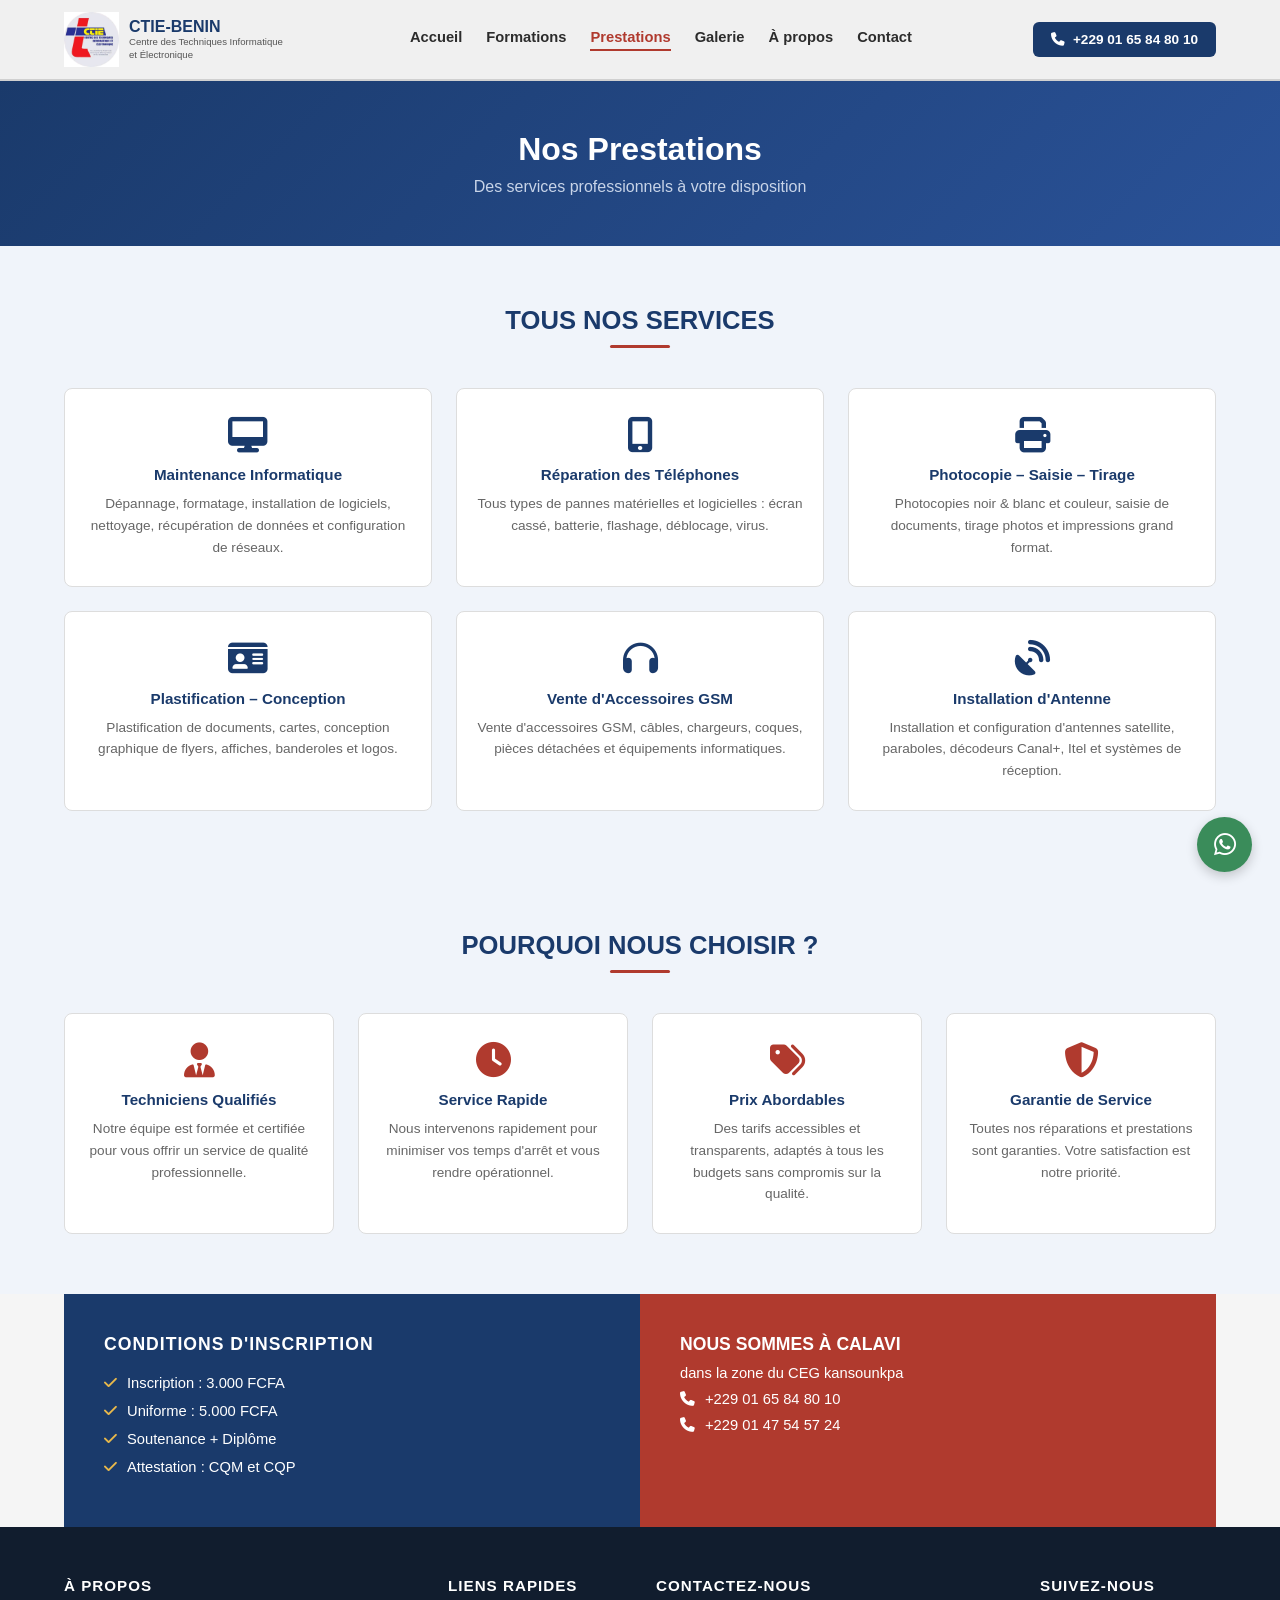
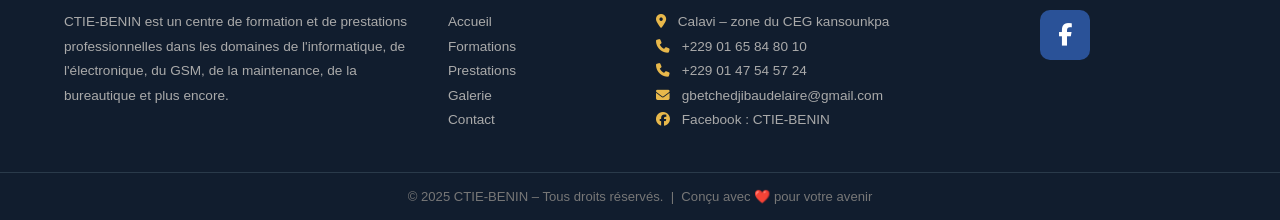
<file: pages/prestations.html>
<!DOCTYPE html>
<html lang="fr">
<head>
  <meta charset="UTF-8"/>
  <meta name="viewport" content="width=device-width, initial-scale=1.0"/>
  <title>Prestations – CTIE-BENIN</title>
  <link rel="stylesheet" href="../css/style.css"/>
  <link rel="stylesheet" href="../css/responsive.css"/>
  <link rel="stylesheet" href="https://cdnjs.cloudflare.com/ajax/libs/font-awesome/6.5.0/css/all.min.css"/>
</head>
<body>

  <!-- ========== NAVBAR ========== -->
  <header class="navbar">
    <div class="container nav-inner">
      <div class="logo">
        <img src="../images/logo.png" alt="CTIE-BENIN Logo"/>
        <div class="logo-text">
          <span class="logo-title">CTIE-BENIN</span>
          <span class="logo-sub">Centre des Techniques Informatique et Électronique</span>
        </div>
      </div>
      <nav class="nav-links">
        <a href="../index.html">Accueil</a>
        <a href="formations.html">Formations</a>
        <a href="prestations.html" class="active">Prestations</a>
        <a href="galerie.html">Galerie</a>
        <a href="apropos.html">À propos</a>
        <a href="contact.html">Contact</a>
      </nav>
      <a href="tel:+22901658480010" class="btn-phone">
        <i class="fas fa-phone"></i> +229 01 65 84 80 10
      </a>
      <div class="burger" id="burger">
        <span></span><span></span><span></span>
      </div>
    </div>
  </header>

  <!-- ========== BANNIERE ========== -->
  <section class="page-banner">
    <div class="container">
      <h1>Nos Prestations</h1>
      <p>Des services professionnels à votre disposition</p>
    </div>
  </section>

  <!-- ========== PRESTATIONS ========== -->
  <section class="section prestations">
    <div class="container">
      <h2 class="section-title">TOUS NOS SERVICES</h2>
      <div class="presta-grid">

        <div class="presta-card">
          <i class="fas fa-desktop"></i>
          <h3>Maintenance Informatique</h3>
          <p>Dépannage, formatage, installation de logiciels, nettoyage, récupération de données et configuration de réseaux.</p>
        </div>

        <div class="presta-card">
          <i class="fas fa-mobile-alt"></i>
          <h3>Réparation des Téléphones</h3>
          <p>Tous types de pannes matérielles et logicielles : écran cassé, batterie, flashage, déblocage, virus.</p>
        </div>

        <div class="presta-card">
          <i class="fas fa-print"></i>
          <h3>Photocopie – Saisie – Tirage</h3>
          <p>Photocopies noir & blanc et couleur, saisie de documents, tirage photos et impressions grand format.</p>
        </div>

        <div class="presta-card">
          <i class="fas fa-id-card"></i>
          <h3>Plastification – Conception</h3>
          <p>Plastification de documents, cartes, conception graphique de flyers, affiches, banderoles et logos.</p>
        </div>

        <div class="presta-card">
          <i class="fas fa-headphones"></i>
          <h3>Vente d'Accessoires GSM</h3>
          <p>Vente d'accessoires GSM, câbles, chargeurs, coques, pièces détachées et équipements informatiques.</p>
        </div>

        <div class="presta-card">
          <i class="fas fa-satellite-dish"></i>
          <h3>Installation d'Antenne</h3>
          <p>Installation et configuration d'antennes satellite, paraboles, décodeurs Canal+, Itel et systèmes de réception.</p>
        </div>

      </div>
    </div>
  </section>

  <!-- ========== POURQUOI NOUS ========== -->
  <section class="section pourquoi">
    <div class="container">
      <h2 class="section-title">POURQUOI NOUS CHOISIR ?</h2>
      <div class="pourquoi-grid">

        <div class="pourquoi-card">
          <i class="fas fa-user-tie"></i>
          <h3>Techniciens Qualifiés</h3>
          <p>Notre équipe est formée et certifiée pour vous offrir un service de qualité professionnelle.</p>
        </div>

        <div class="pourquoi-card">
          <i class="fas fa-clock"></i>
          <h3>Service Rapide</h3>
          <p>Nous intervenons rapidement pour minimiser vos temps d'arrêt et vous rendre opérationnel.</p>
        </div>

        <div class="pourquoi-card">
          <i class="fas fa-tags"></i>
          <h3>Prix Abordables</h3>
          <p>Des tarifs accessibles et transparents, adaptés à tous les budgets sans compromis sur la qualité.</p>
        </div>

        <div class="pourquoi-card">
          <i class="fas fa-shield-alt"></i>
          <h3>Garantie de Service</h3>
          <p>Toutes nos réparations et prestations sont garanties. Votre satisfaction est notre priorité.</p>
        </div>

      </div>
    </div>
  </section>

  <!-- ========== CONDITIONS ========== -->
  <section class="conditions">
    <div class="container conditions-inner">
      <div class="cond-left">
        <h3>CONDITIONS D'INSCRIPTION</h3>
        <ul>
          <li><i class="fas fa-check"></i> Inscription : 3.000 FCFA</li>
          <li><i class="fas fa-check"></i> Uniforme : 5.000 FCFA</li>
          <li><i class="fas fa-check"></i> Soutenance + Diplôme</li>
          <li><i class="fas fa-check"></i> Attestation : CQM et CQP</li>
        </ul>
      </div>
      <div class="cond-right">
        <h3>NOUS SOMMES À CALAVI</h3>
        <p>dans la zone du CEG kansounkpa</p>
        <p><i class="fas fa-phone"></i> +229 01 65 84 80 10</p>
        <p><i class="fas fa-phone"></i> +229 01 47 54 57 24</p>
      </div>
    </div>
  </section>

  <!-- ========== FOOTER ========== -->
  <footer class="footer">
    <div class="container footer-grid">
      <div class="footer-col">
        <h4>À Propos</h4>
        <p>CTIE-BENIN est un centre de formation et de prestations professionnelles dans les domaines de l'informatique, de l'électronique, du GSM, de la maintenance, de la bureautique et plus encore.</p>
      </div>
      <div class="footer-col">
        <h4>Liens Rapides</h4>
        <ul>
          <li><a href="../index.html">Accueil</a></li>
          <li><a href="formations.html">Formations</a></li>
          <li><a href="prestations.html">Prestations</a></li>
          <li><a href="galerie.html">Galerie</a></li>
          <li><a href="contact.html">Contact</a></li>
        </ul>
      </div>
      <div class="footer-col">
        <h4>Contactez-nous</h4>
        <p><i class="fas fa-map-marker-alt"></i> Calavi – zone du CEG kansounkpa</p>
        <p><i class="fas fa-phone"></i> +229 01 65 84 80 10</p>
        <p><i class="fas fa-phone"></i> +229 01 47 54 57 24</p>
        <p><i class="fas fa-envelope"></i> gbetchedjibaudelaire@gmail.com</p>
        <p><i class="fab fa-facebook"></i> Facebook : CTIE-BENIN</p>
      </div>
      <div class="footer-col">
        <h4>Suivez-nous</h4>
        <a href="#" class="fb-icon"><i class="fab fa-facebook-f"></i></a>
      </div>
    </div>
    <div class="footer-bottom">
      <p>© 2025 CTIE-BENIN – Tous droits réservés. &nbsp;|&nbsp; Conçu avec ❤️ pour votre avenir</p>
    </div>
  </footer>

  <a href="https://wa.me/22901658480010" class="whatsapp-float" target="_blank">
    <i class="fab fa-whatsapp"></i>
  </a>

  <script src="../js/main.js"></script>
</body>
</html>
</file>
<file: css/style.css>
/* ========== RESET & BASE ========== */
* {
  margin: 0;
  padding: 0;
  box-sizing: border-box;
}

html {
  scroll-behavior: smooth;
}

body {
  font-family: 'Segoe UI', Tahoma, Geneva, Verdana, sans-serif;
  color: #2c2c2c;
  background-color: #f5f5f5;
}

a {
  text-decoration: none;
  color: inherit;
}

ul {
  list-style: none;
}

img {
  width: 100%;
  display: block;
  object-fit: cover;
}

.container {
  width: 90%;
  max-width: 1200px;
  margin: 0 auto;
}

/* ========== NAVBAR ========== */
.navbar {
  background-color: #f0f0f0;
  border-bottom: 2px solid #d0d0d0;
  position: sticky;
  top: 0;
  z-index: 1000;
  padding: 12px 0;
}

.nav-inner {
  display: flex;
  align-items: center;
  justify-content: space-between;
  gap: 16px;
}

.logo {
  display: flex;
  align-items: center;
  gap: 10px;
}

.logo img {
  width: 55px;
  height: 55px;
  object-fit: contain;
}

.logo-text {
  display: flex;
  flex-direction: column;
}

.logo-title {
  font-size: 1rem;
  font-weight: 800;
  color: #1a3a6b;
}

.logo-sub {
  font-size: 0.6rem;
  color: #555;
  max-width: 160px;
  line-height: 1.3;
}

.nav-links {
  display: flex;
  gap: 24px;
}

.nav-links a {
  font-size: 0.92rem;
  font-weight: 600;
  color: #2c2c2c;
  transition: color 0.3s;
  padding-bottom: 4px;
  border-bottom: 2px solid transparent;
}

.nav-links a:hover,
.nav-links a.active {
  color: #b03a2e;
  border-bottom: 2px solid #b03a2e;
}

.btn-phone {
  background-color: #1a3a6b;
  color: #fff;
  padding: 10px 18px;
  border-radius: 6px;
  font-size: 0.85rem;
  font-weight: 700;
  display: flex;
  align-items: center;
  gap: 8px;
  transition: background 0.3s;
}

.btn-phone:hover {
  background-color: #142d55;
}

.burger {
  display: none;
  flex-direction: column;
  gap: 5px;
  cursor: pointer;
}

.burger span {
  width: 26px;
  height: 3px;
  background-color: #1a3a6b;
  border-radius: 3px;
  transition: 0.3s;
}

/* ========== HERO ========== */
.hero {
  background: linear-gradient(135deg, #1a3a6b 0%, #2a5298 60%, #1a3a6b 100%);
  padding: 70px 0;
  color: #fff;
}

.hero-inner {
  display: flex;
  align-items: center;
  gap: 40px;
}

.hero-text {
  flex: 1;
}

.hero-text h1 {
  font-size: 2rem;
  font-weight: 800;
  line-height: 1.3;
  margin-bottom: 20px;
}

.hero-text .highlight {
  color: #e8b84b;
}

.hero-text p {
  font-size: 0.95rem;
  line-height: 1.7;
  color: #d0d8e8;
  margin-bottom: 30px;
}

.hero-btns {
  display: flex;
  gap: 16px;
  flex-wrap: wrap;
}

.btn-primary {
  background-color: #b03a2e;
  color: #fff;
  padding: 12px 24px;
  border-radius: 6px;
  font-weight: 700;
  font-size: 0.9rem;
  transition: background 0.3s;
}

.btn-primary:hover {
  background-color: #922e24;
}

.btn-outline {
  border: 2px solid #fff;
  color: #fff;
  padding: 12px 24px;
  border-radius: 6px;
  font-weight: 700;
  font-size: 0.9rem;
  transition: all 0.3s;
}

.btn-outline:hover {
  background-color: #fff;
  color: #1a3a6b;
}

.hero-image {
  flex: 1;
  border-radius: 10px;
  overflow: hidden;
  max-height: 320px;
}

/* ========== SECTION COMMUNE ========== */
.section {
  padding: 60px 0;
}

.section-title {
  text-align: center;
  font-size: 1.6rem;
  font-weight: 800;
  color: #1a3a6b;
  margin-bottom: 40px;
  position: relative;
}

.section-title::after {
  content: '';
  display: block;
  width: 60px;
  height: 3px;
  background-color: #b03a2e;
  margin: 10px auto 0;
  border-radius: 2px;
}

/* ========== FORMATIONS ========== */
.formations {
  background-color: #fff;
}

.cards-grid {
  display: grid;
  grid-template-columns: repeat(3, 1fr);
  gap: 24px;
}

.card {
  border: 1px solid #ddd;
  border-radius: 8px;
  overflow: hidden;
  background: #fafafa;
  transition: transform 0.3s, box-shadow 0.3s;
}

.card:hover {
  transform: translateY(-5px);
  box-shadow: 0 8px 20px rgba(0,0,0,0.1);
}

.card img {
  height: 160px;
  object-fit: cover;
}

.card-body {
  padding: 16px;
}

.card-body h3 {
  font-size: 1rem;
  font-weight: 700;
  color: #1a3a6b;
  margin-bottom: 8px;
}

.card-body .price {
  font-size: 1.1rem;
  font-weight: 800;
  color: #b03a2e;
  margin-bottom: 6px;
}

.card-body .duree {
  font-size: 0.82rem;
  color: #666;
  margin-bottom: 14px;
  line-height: 1.5;
}

.btn-card {
  display: inline-block;
  background-color: #1a3a6b;
  color: #fff;
  padding: 8px 18px;
  border-radius: 5px;
  font-size: 0.85rem;
  font-weight: 600;
  transition: background 0.3s;
}

.btn-card:hover {
  background-color: #142d55;
}

/* ========== PRESTATIONS ========== */
.prestations {
  background-color: #f0f4fa;
}

.presta-grid {
  display: grid;
  grid-template-columns: repeat(3, 1fr);
  gap: 24px;
}

.presta-card {
  background: #fff;
  border-radius: 8px;
  padding: 28px 20px;
  text-align: center;
  border: 1px solid #ddd;
  transition: transform 0.3s, box-shadow 0.3s;
}

.presta-card:hover {
  transform: translateY(-5px);
  box-shadow: 0 8px 20px rgba(0,0,0,0.08);
}

.presta-card i {
  font-size: 2.2rem;
  color: #1a3a6b;
  margin-bottom: 14px;
}

.presta-card h3 {
  font-size: 0.95rem;
  font-weight: 700;
  color: #1a3a6b;
  margin-bottom: 10px;
}

.presta-card p {
  font-size: 0.85rem;
  color: #666;
  line-height: 1.6;
}

/* ========== CONDITIONS ========== */
.conditions {
  padding: 0;
}

.conditions-inner {
  display: grid;
  grid-template-columns: 1fr 1fr;
}

.cond-left {
  background-color: #1a3a6b;
  color: #fff;
  padding: 40px;
}

.cond-left h3 {
  font-size: 1.1rem;
  font-weight: 800;
  margin-bottom: 20px;
  letter-spacing: 1px;
}

.cond-left ul li {
  display: flex;
  align-items: center;
  gap: 10px;
  margin-bottom: 12px;
  font-size: 0.92rem;
}

.cond-left ul li i {
  color: #e8b84b;
}

.cond-right {
  background-color: #b03a2e;
  color: #fff;
  padding: 40px;
}

.cond-right h3 {
  font-size: 1.1rem;
  font-weight: 800;
  margin-bottom: 10px;
}

.cond-right p {
  font-size: 0.92rem;
  margin-bottom: 10px;
  display: flex;
  align-items: center;
  gap: 10px;
}

/* ========== GALERIE ========== */
.galerie {
  background-color: #fff;
}

.galerie-grid {
  display: grid;
  grid-template-columns: repeat(5, 1fr);
  gap: 12px;
}

.galerie-grid img {
  height: 160px;
  border-radius: 6px;
  object-fit: cover;
  transition: transform 0.3s;
}

.galerie-grid img:hover {
  transform: scale(1.03);
}

/* ========== FOOTER ========== */
.footer {
  background-color: #111d2e;
  color: #bbb;
  padding: 50px 0 0;
}

.footer-grid {
  display: grid;
  grid-template-columns: 2fr 1fr 2fr 1fr;
  gap: 32px;
  padding-bottom: 40px;
}

.footer-col h4 {
  font-size: 0.95rem;
  font-weight: 700;
  color: #fff;
  margin-bottom: 16px;
  text-transform: uppercase;
  letter-spacing: 1px;
}

.footer-col p,
.footer-col ul li {
  font-size: 0.85rem;
  line-height: 1.8;
  color: #aaa;
}

.footer-col ul li a:hover {
  color: #e8b84b;
}

.footer-col p i {
  margin-right: 8px;
  color: #e8b84b;
}

.fb-icon {
  display: inline-flex;
  align-items: center;
  justify-content: center;
  width: 50px;
  height: 50px;
  background-color: #2a5298;
  border-radius: 10px;
  font-size: 1.4rem;
  color: #fff;
  transition: background 0.3s;
}

.fb-icon:hover {
  background-color: #1a3a6b;
}

.footer-bottom {
  border-top: 1px solid #2a3a4a;
  padding: 16px 0;
  text-align: center;
  font-size: 0.82rem;
  color: #777;
}

/* ========== WHATSAPP FLOTTANT ========== */
.whatsapp-float {
  position: fixed;
  bottom: 28px;
  right: 28px;
  background-color: #3a8c5a;
  color: #fff;
  width: 55px;
  height: 55px;
  border-radius: 50%;
  display: flex;
  align-items: center;
  justify-content: center;
  font-size: 1.6rem;
  box-shadow: 0 4px 12px rgba(0,0,0,0.2);
  z-index: 999;
  transition: background 0.3s, transform 0.3s;
}

.whatsapp-float:hover {
  background-color: #2e7048;
  transform: scale(1.1);
}
/* ========== ANIMATIONS SCROLL ========== */
.fade-in {
  opacity: 0;
  transform: translateY(30px);
  transition: opacity 0.6s ease, transform 0.6s ease;
}

.fade-in.visible {
  opacity: 1;
  transform: translateY(0);
}
/* ========== BANNIERE PAGE ========== */
.page-banner {
  background: linear-gradient(135deg, #1a3a6b, #2a5298);
  color: #fff;
  padding: 50px 0;
  text-align: center;
}

.page-banner h1 {
  font-size: 2rem;
  font-weight: 800;
  margin-bottom: 10px;
}

.page-banner p {
  font-size: 1rem;
  color: #c8d4e8;
}

.card-desc {
  font-size: 0.83rem;
  color: #666;
  line-height: 1.6;
  margin-bottom: 14px;
}
/* ========== POURQUOI NOUS ========== */
.pourquoi {
  background-color: #f0f4fa;
}

.pourquoi-grid {
  display: grid;
  grid-template-columns: repeat(4, 1fr);
  gap: 24px;
}

.pourquoi-card {
  background: #fff;
  border-radius: 8px;
  padding: 28px 20px;
  text-align: center;
  border: 1px solid #ddd;
  transition: transform 0.3s, box-shadow 0.3s;
}

.pourquoi-card:hover {
  transform: translateY(-5px);
  box-shadow: 0 8px 20px rgba(0,0,0,0.08);
}

.pourquoi-card i {
  font-size: 2.2rem;
  color: #b03a2e;
  margin-bottom: 14px;
}

.pourquoi-card h3 {
  font-size: 0.95rem;
  font-weight: 700;
  color: #1a3a6b;
  margin-bottom: 10px;
}

.pourquoi-card p {
  font-size: 0.85rem;
  color: #666;
  line-height: 1.6;
}
/* ========== GALERIE PAGE ========== */
.galerie-page {
  background-color: #fff;
}

.galerie-filtres {
  display: flex;
  justify-content: center;
  gap: 12px;
  margin-bottom: 36px;
  flex-wrap: wrap;
}

.filtre-btn {
  padding: 9px 22px;
  border: 2px solid #1a3a6b;
  background: transparent;
  color: #1a3a6b;
  border-radius: 25px;
  font-size: 0.88rem;
  font-weight: 600;
  cursor: pointer;
  transition: all 0.3s;
}

.filtre-btn:hover,
.filtre-btn.active {
  background-color: #1a3a6b;
  color: #fff;
}

.galerie-full-grid {
  display: grid;
  grid-template-columns: repeat(3, 1fr);
  gap: 16px;
}

.galerie-item {
  position: relative;
  border-radius: 8px;
  overflow: hidden;
  cursor: pointer;
}

.galerie-item img {
  height: 220px;
  object-fit: cover;
  transition: transform 0.4s;
}

.galerie-item:hover img {
  transform: scale(1.07);
}

.galerie-overlay {
  position: absolute;
  inset: 0;
  background: rgba(26, 58, 107, 0.55);
  display: flex;
  align-items: center;
  justify-content: center;
  opacity: 0;
  transition: opacity 0.3s;
}

.galerie-item:hover .galerie-overlay {
  opacity: 1;
}

.galerie-overlay i {
  font-size: 2rem;
  color: #fff;
}

/* ========== LIGHTBOX ========== */
.lightbox {
  display: none;
  position: fixed;
  inset: 0;
  z-index: 9999;
  align-items: center;
  justify-content: center;
}

.lightbox.open {
  display: flex;
}

.lightbox-overlay {
  position: absolute;
  inset: 0;
  background: rgba(0, 0, 0, 0.88);
}

.lightbox-content {
  position: relative;
  z-index: 10000;
  display: flex;
  align-items: center;
  gap: 16px;
}

.lightbox-content img {
  max-width: 80vw;
  max-height: 80vh;
  border-radius: 8px;
  object-fit: contain;
}

.lightbox-close,
.lightbox-prev,
.lightbox-next {
  background: rgba(255,255,255,0.15);
  border: none;
  color: #fff;
  font-size: 1.4rem;
  width: 46px;
  height: 46px;
  border-radius: 50%;
  cursor: pointer;
  display: flex;
  align-items: center;
  justify-content: center;
  transition: background 0.3s;
}

.lightbox-close {
  position: absolute;
  top: -55px;
  right: 0;
}

.lightbox-close:hover,
.lightbox-prev:hover,
.lightbox-next:hover {
  background: rgba(255,255,255,0.3);
}
/* ========== A PROPOS ========== */
.apropos-intro {
  background-color: #fff;
}

.apropos-inner {
  display: grid;
  grid-template-columns: 1fr 1fr;
  gap: 50px;
  align-items: center;
}

.apropos-img img {
  border-radius: 10px;
  height: 380px;
  object-fit: cover;
}

.apropos-text h2 {
  font-size: 1.5rem;
  font-weight: 800;
  color: #1a3a6b;
  margin-bottom: 18px;
}

.apropos-text p {
  font-size: 0.92rem;
  color: #555;
  line-height: 1.8;
  margin-bottom: 14px;
}

/* ========== MISSION VISION VALEURS ========== */
.mvv {
  background-color: #f0f4fa;
}

.mvv-grid {
  display: grid;
  grid-template-columns: repeat(3, 1fr);
  gap: 24px;
}

.mvv-card {
  background: #fff;
  border-radius: 10px;
  padding: 32px 24px;
  text-align: center;
  border: 1px solid #ddd;
  transition: transform 0.3s, box-shadow 0.3s;
}

.mvv-card:hover {
  transform: translateY(-5px);
  box-shadow: 0 8px 20px rgba(0,0,0,0.08);
}

.mvv-icon {
  width: 64px;
  height: 64px;
  background-color: #e8eef8;
  border-radius: 50%;
  display: flex;
  align-items: center;
  justify-content: center;
  margin: 0 auto 18px;
}

.mvv-icon i {
  font-size: 1.6rem;
  color: #1a3a6b;
}

.mvv-card h3 {
  font-size: 1rem;
  font-weight: 700;
  color: #1a3a6b;
  margin-bottom: 12px;
}

.mvv-card p {
  font-size: 0.87rem;
  color: #666;
  line-height: 1.7;
}

/* ========== CHIFFRES CLES ========== */
.chiffres {
  background-color: #1a3a6b;
}

.chiffres .section-title {
  color: #fff;
}

.chiffres .section-title::after {
  background-color: #e8b84b;
}

.chiffres-grid {
  display: grid;
  grid-template-columns: repeat(4, 1fr);
  gap: 24px;
  text-align: center;
}

.chiffre-card {
  padding: 30px 20px;
  border-radius: 8px;
  background: rgba(255,255,255,0.08);
  border: 1px solid rgba(255,255,255,0.15);
}

.chiffre-number {
  display: block;
  font-size: 2.6rem;
  font-weight: 800;
  color: #e8b84b;
  margin-bottom: 8px;
}

.chiffre-label {
  font-size: 0.88rem;
  color: #c8d4e8;
}

/* ========== EQUIPE ========== */
.equipe {
  background-color: #fff;
}

.equipe-grid {
  display: grid;
  grid-template-columns: repeat(3, 1fr);
  gap: 24px;
}

.equipe-card {
  background: #fafafa;
  border-radius: 10px;
  padding: 30px 20px;
  text-align: center;
  border: 1px solid #ddd;
  transition: transform 0.3s, box-shadow 0.3s;
}

.equipe-card:hover {
  transform: translateY(-5px);
  box-shadow: 0 8px 20px rgba(0,0,0,0.08);
}

.equipe-avatar {
  width: 80px;
  height: 80px;
  background-color: #e8eef8;
  border-radius: 50%;
  display: flex;
  align-items: center;
  justify-content: center;
  margin: 0 auto 16px;
}

.equipe-avatar i {
  font-size: 2rem;
  color: #1a3a6b;
}

.equipe-card h3 {
  font-size: 1rem;
  font-weight: 700;
  color: #1a3a6b;
  margin-bottom: 6px;
}

.equipe-role {
  font-size: 0.83rem;
  color: #b03a2e;
  font-weight: 600;
  margin-bottom: 10px;
}

.equipe-desc {
  font-size: 0.83rem;
  color: #666;
  line-height: 1.6;
}
/* ========== CONTACT ========== */
.contact-section {
  background-color: #fff;
}

.contact-inner {
  display: grid;
  grid-template-columns: 1fr 1.5fr;
  gap: 50px;
  align-items: start;
}

.contact-infos h2,
.contact-form-box h2 {
  font-size: 1.3rem;
  font-weight: 800;
  color: #1a3a6b;
  margin-bottom: 28px;
}

.contact-info-item {
  display: flex;
  align-items: flex-start;
  gap: 16px;
  margin-bottom: 22px;
}

.contact-icon {
  width: 44px;
  height: 44px;
  background-color: #e8eef8;
  border-radius: 50%;
  display: flex;
  align-items: center;
  justify-content: center;
  flex-shrink: 0;
}

.contact-icon i {
  font-size: 1rem;
  color: #1a3a6b;
}

.contact-info-item h4 {
  font-size: 0.88rem;
  font-weight: 700;
  color: #1a3a6b;
  margin-bottom: 4px;
}

.contact-info-item p {
  font-size: 0.85rem;
  color: #666;
  line-height: 1.6;
}

.contact-horaires {
  background-color: #f0f4fa;
  border-radius: 8px;
  padding: 18px 20px;
  margin-top: 10px;
}

.contact-horaires h4 {
  font-size: 0.92rem;
  font-weight: 700;
  color: #1a3a6b;
  margin-bottom: 10px;
}

.contact-horaires h4 i {
  margin-right: 8px;
  color: #b03a2e;
}

.contact-horaires p {
  font-size: 0.85rem;
  color: #555;
  line-height: 1.8;
}

/* Formulaire */
.form-group {
  margin-bottom: 18px;
}

.form-group label {
  display: block;
  font-size: 0.88rem;
  font-weight: 600;
  color: #333;
  margin-bottom: 6px;
}

.form-group input,
.form-group select,
.form-group textarea {
  width: 100%;
  padding: 11px 14px;
  border: 1.5px solid #ccd5e0;
  border-radius: 6px;
  font-size: 0.88rem;
  color: #333;
  background-color: #fafafa;
  transition: border-color 0.3s;
  font-family: inherit;
}

.form-group input:focus,
.form-group select:focus,
.form-group textarea:focus {
  outline: none;
  border-color: #1a3a6b;
  background-color: #fff;
}

.form-group textarea {
  resize: vertical;
  min-height: 120px;
}

.btn-submit {
  width: 100%;
  padding: 13px;
  background-color: #1a3a6b;
  color: #fff;
  border: none;
  border-radius: 6px;
  font-size: 0.95rem;
  font-weight: 700;
  cursor: pointer;
  display: flex;
  align-items: center;
  justify-content: center;
  gap: 10px;
  transition: background 0.3s;
}

.btn-submit:hover {
  background-color: #142d55;
}

.form-success {
  display: none;
  margin-top: 16px;
  background-color: #e8f5e9;
  color: #2e7d32;
  border: 1px solid #a5d6a7;
  border-radius: 6px;
  padding: 14px 18px;
  font-size: 0.88rem;
  line-height: 1.6;
}

.form-success i {
  margin-right: 8px;
}

/* Carte */
.carte-section {
  background-color: #f0f4fa;
  padding: 60px 0;
}

.carte-wrapper {
  border-radius: 10px;
  overflow: hidden;
  box-shadow: 0 4px 16px rgba(0,0,0,0.1);
}
</file>
<file: css/responsive.css>
/* ========== TABLETTE (max 1024px) ========== */
@media (max-width: 1024px) {

  .cards-grid {
    grid-template-columns: repeat(2, 1fr);
  }

  .presta-grid {
    grid-template-columns: repeat(2, 1fr);
  }

  .footer-grid {
    grid-template-columns: 1fr 1fr;
    gap: 24px;
  }

  .galerie-grid {
    grid-template-columns: repeat(3, 1fr);
  }

  .hero-text h1 {
    font-size: 1.7rem;
  }
}

/* ========== MOBILE (max 768px) ========== */
@media (max-width: 768px) {

  /* --- NAVBAR --- */
  .nav-links {
    display: none;
    flex-direction: column;
    position: absolute;
    top: 80px;
    left: 0;
    width: 100%;
    background-color: #f0f0f0;
    padding: 20px;
    gap: 16px;
    border-top: 2px solid #d0d0d0;
    z-index: 999;
  }

  .nav-links.open {
    display: flex;
  }

  .burger {
    display: flex;
  }

  .btn-phone {
    display: none;
  }

  .nav-inner {
    position: relative;
  }

  /* --- HERO --- */
  .hero {
    padding: 40px 0;
  }

  .hero-inner {
    flex-direction: column;
    text-align: center;
  }

  .hero-text h1 {
    font-size: 1.4rem;
  }

  .hero-btns {
    justify-content: center;
  }

  .hero-image {
    max-height: 220px;
  }

  /* --- FORMATIONS --- */
  .cards-grid {
    grid-template-columns: 1fr;
  }

  /* --- PRESTATIONS --- */
  .presta-grid {
    grid-template-columns: 1fr;
  }

  /* --- CONDITIONS --- */
  .conditions-inner {
    grid-template-columns: 1fr;
  }

  .cond-left,
  .cond-right {
    padding: 28px 20px;
  }

  /* --- GALERIE --- */
  .galerie-grid {
    grid-template-columns: repeat(2, 1fr);
  }

  /* --- FOOTER --- */
  .footer-grid {
    grid-template-columns: 1fr;
    gap: 24px;
  }

  .footer {
    padding: 36px 0 0;
  }
}

/* ========== PETIT MOBILE (max 480px) ========== */
@media (max-width: 480px) {

  .hero-text h1 {
    font-size: 1.2rem;
  }

  .hero-text p {
    font-size: 0.88rem;
  }

  .btn-primary,
  .btn-outline {
    padding: 10px 16px;
    font-size: 0.82rem;
  }

  .section-title {
    font-size: 1.3rem;
  }

  .galerie-grid {
    grid-template-columns: 1fr;
  }

  .card img {
    height: 140px;
  }

  .galerie-grid img {
    height: 130px;
  }

  .logo-title {
    font-size: 0.85rem;
  }

  .logo-sub {
    font-size: 0.55rem;
  }

  .whatsapp-float {
    width: 46px;
    height: 46px;
    font-size: 1.3rem;
    bottom: 18px;
    right: 18px;
  }
}
/* ========== A PROPOS ========== */
@media (max-width: 1024px) {
  .mvv-grid { grid-template-columns: repeat(2, 1fr); }
  .chiffres-grid { grid-template-columns: repeat(2, 1fr); }
  .equipe-grid { grid-template-columns: repeat(2, 1fr); }
}

@media (max-width: 768px) {
  .apropos-inner { grid-template-columns: 1fr; }
  .apropos-img img { height: 250px; }
  .mvv-grid { grid-template-columns: 1fr; }
  .chiffres-grid { grid-template-columns: repeat(2, 1fr); }
  .equipe-grid { grid-template-columns: 1fr; }
}

@media (max-width: 480px) {
  .chiffres-grid { grid-template-columns: 1fr; }
  .chiffre-number { font-size: 2rem; }
}
/* ========== CONTACT ========== */
@media (max-width: 1024px) {
  .contact-inner {
    grid-template-columns: 1fr;
  }
}

@media (max-width: 768px) {
  .carte-section {
    padding: 40px 0;
  }
}
</file>
